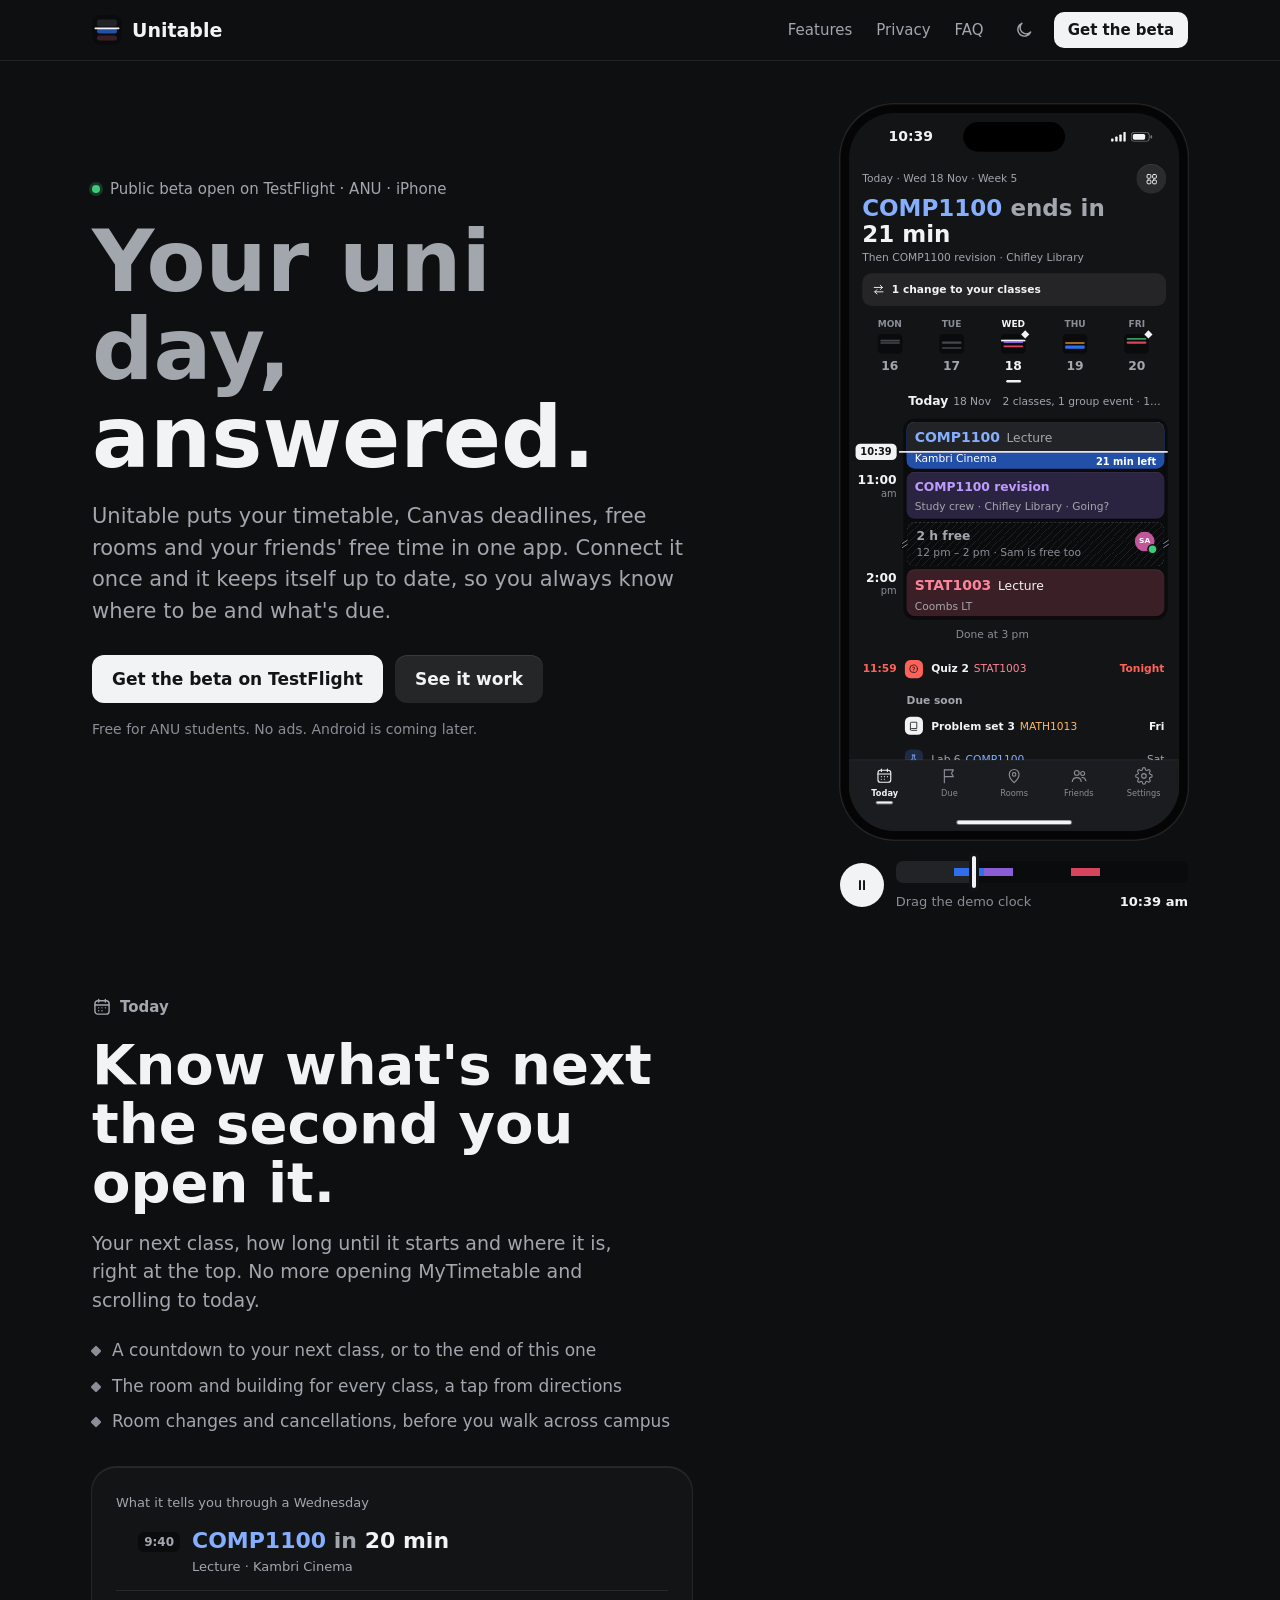
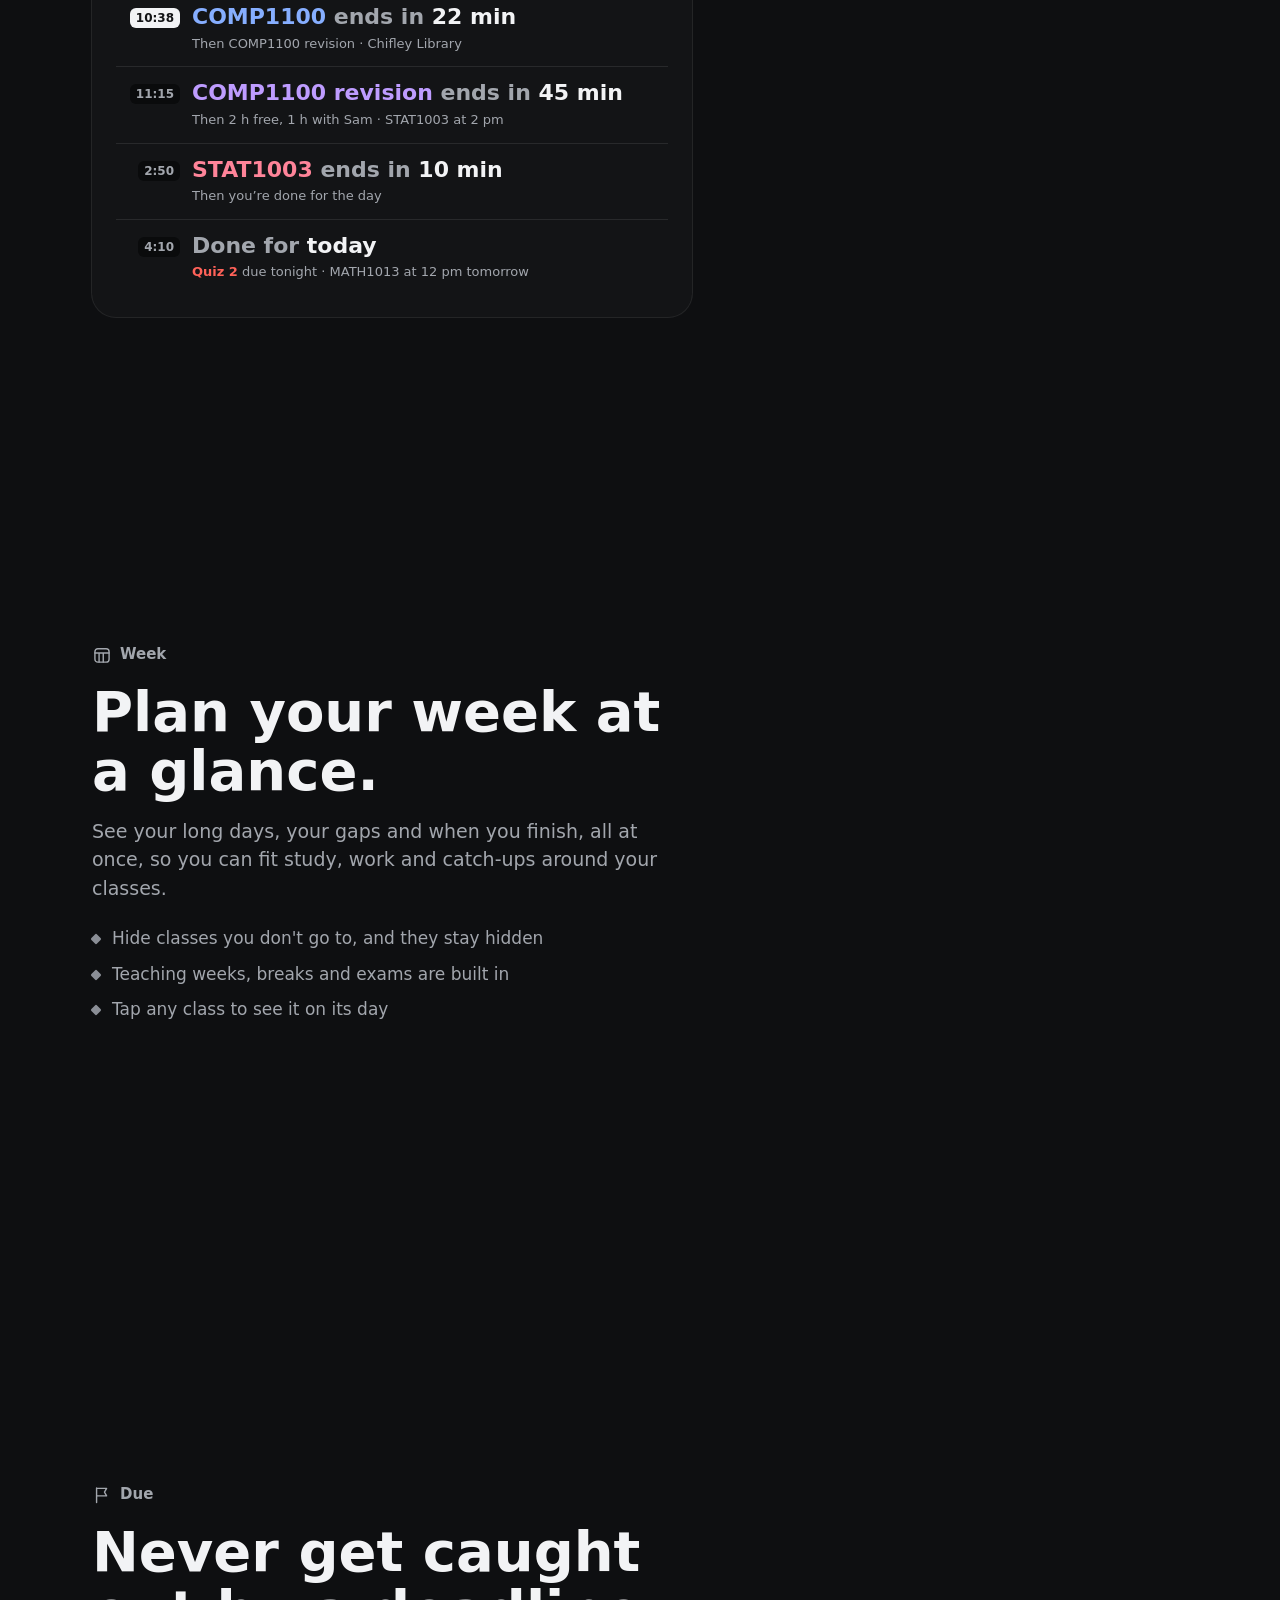
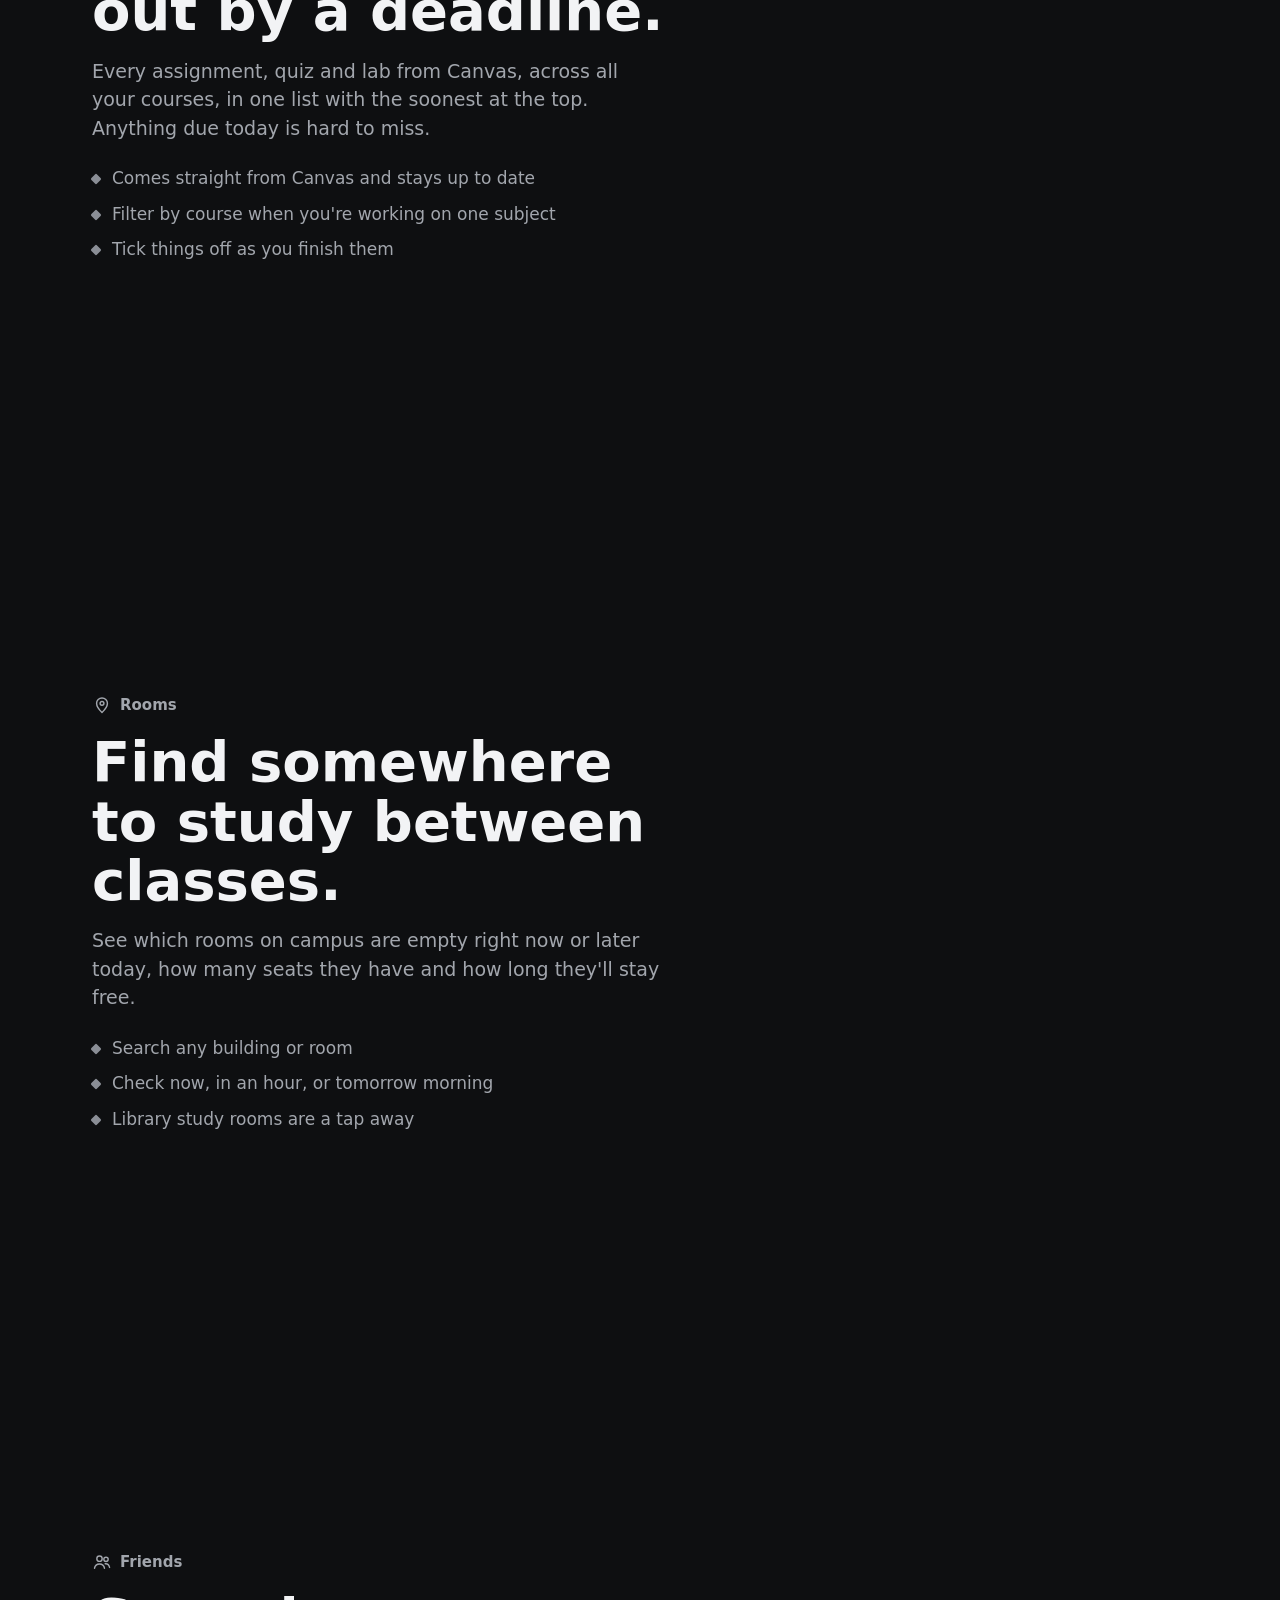
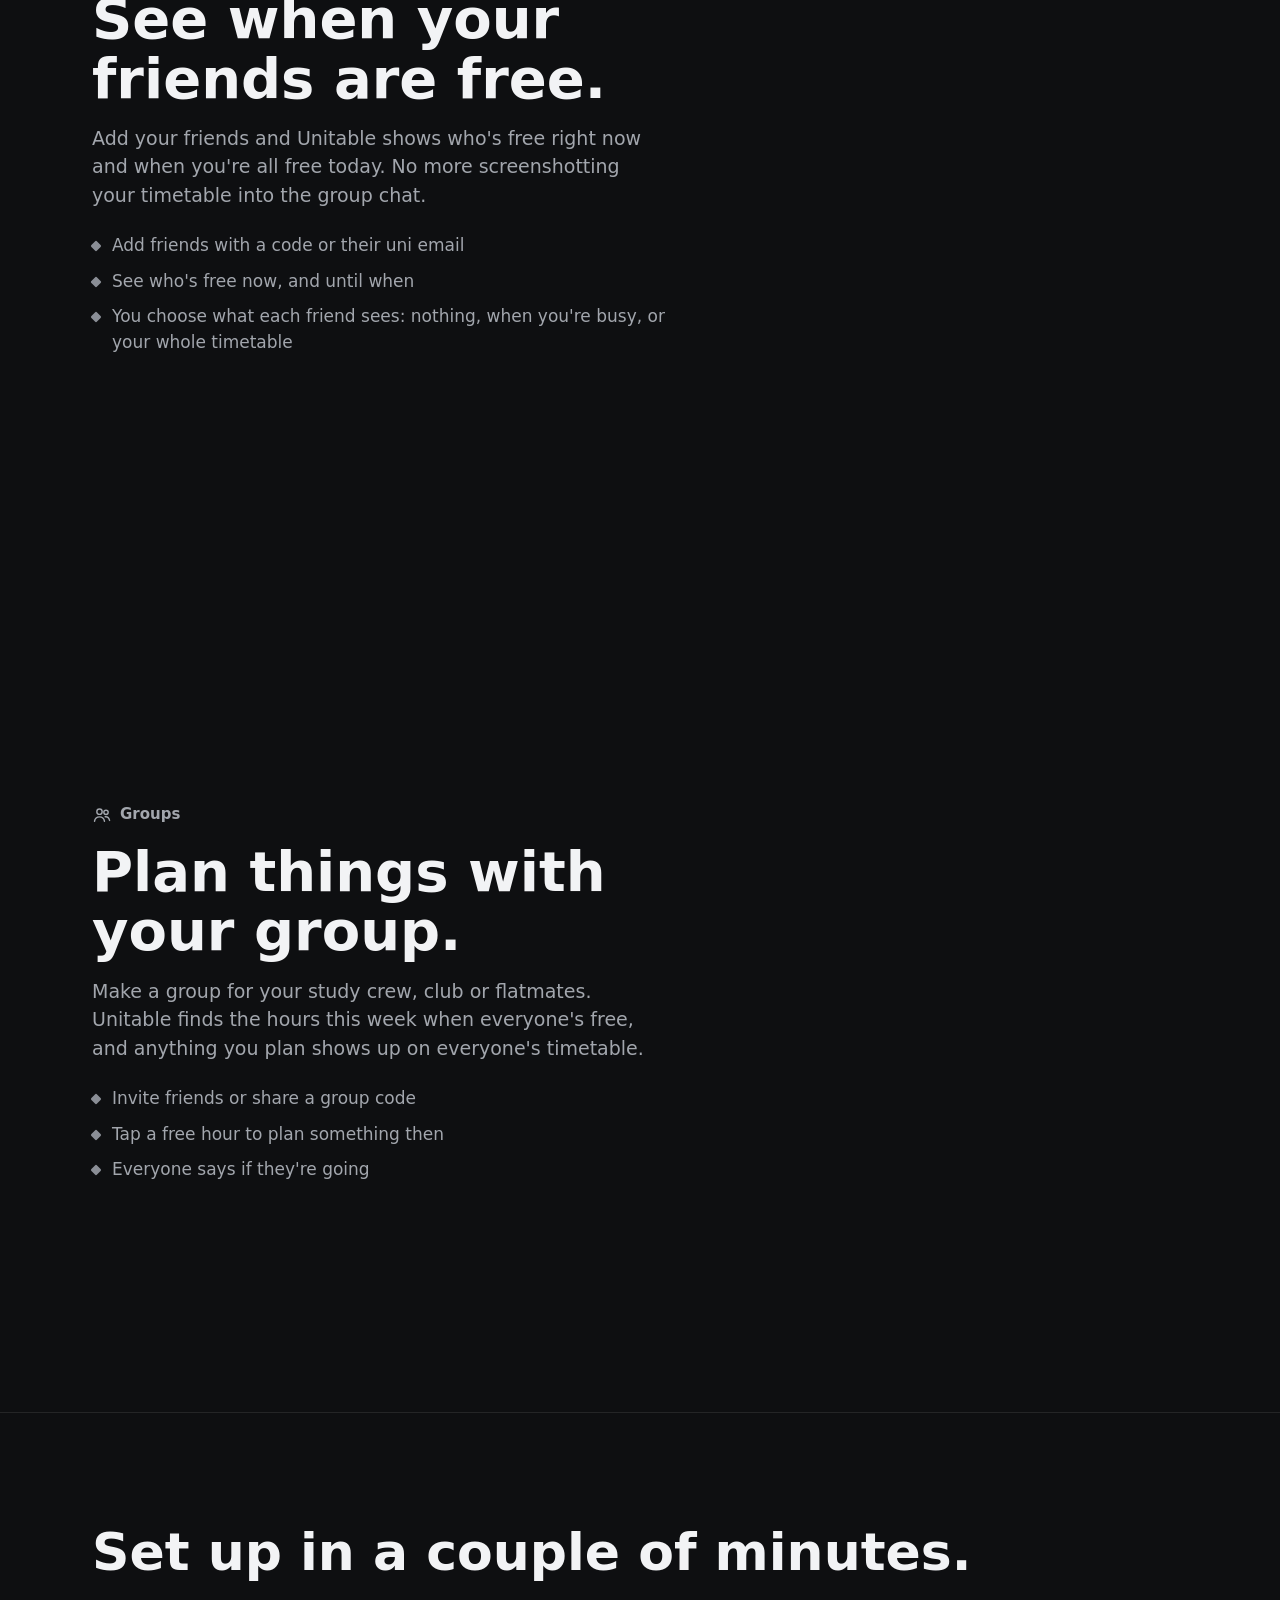
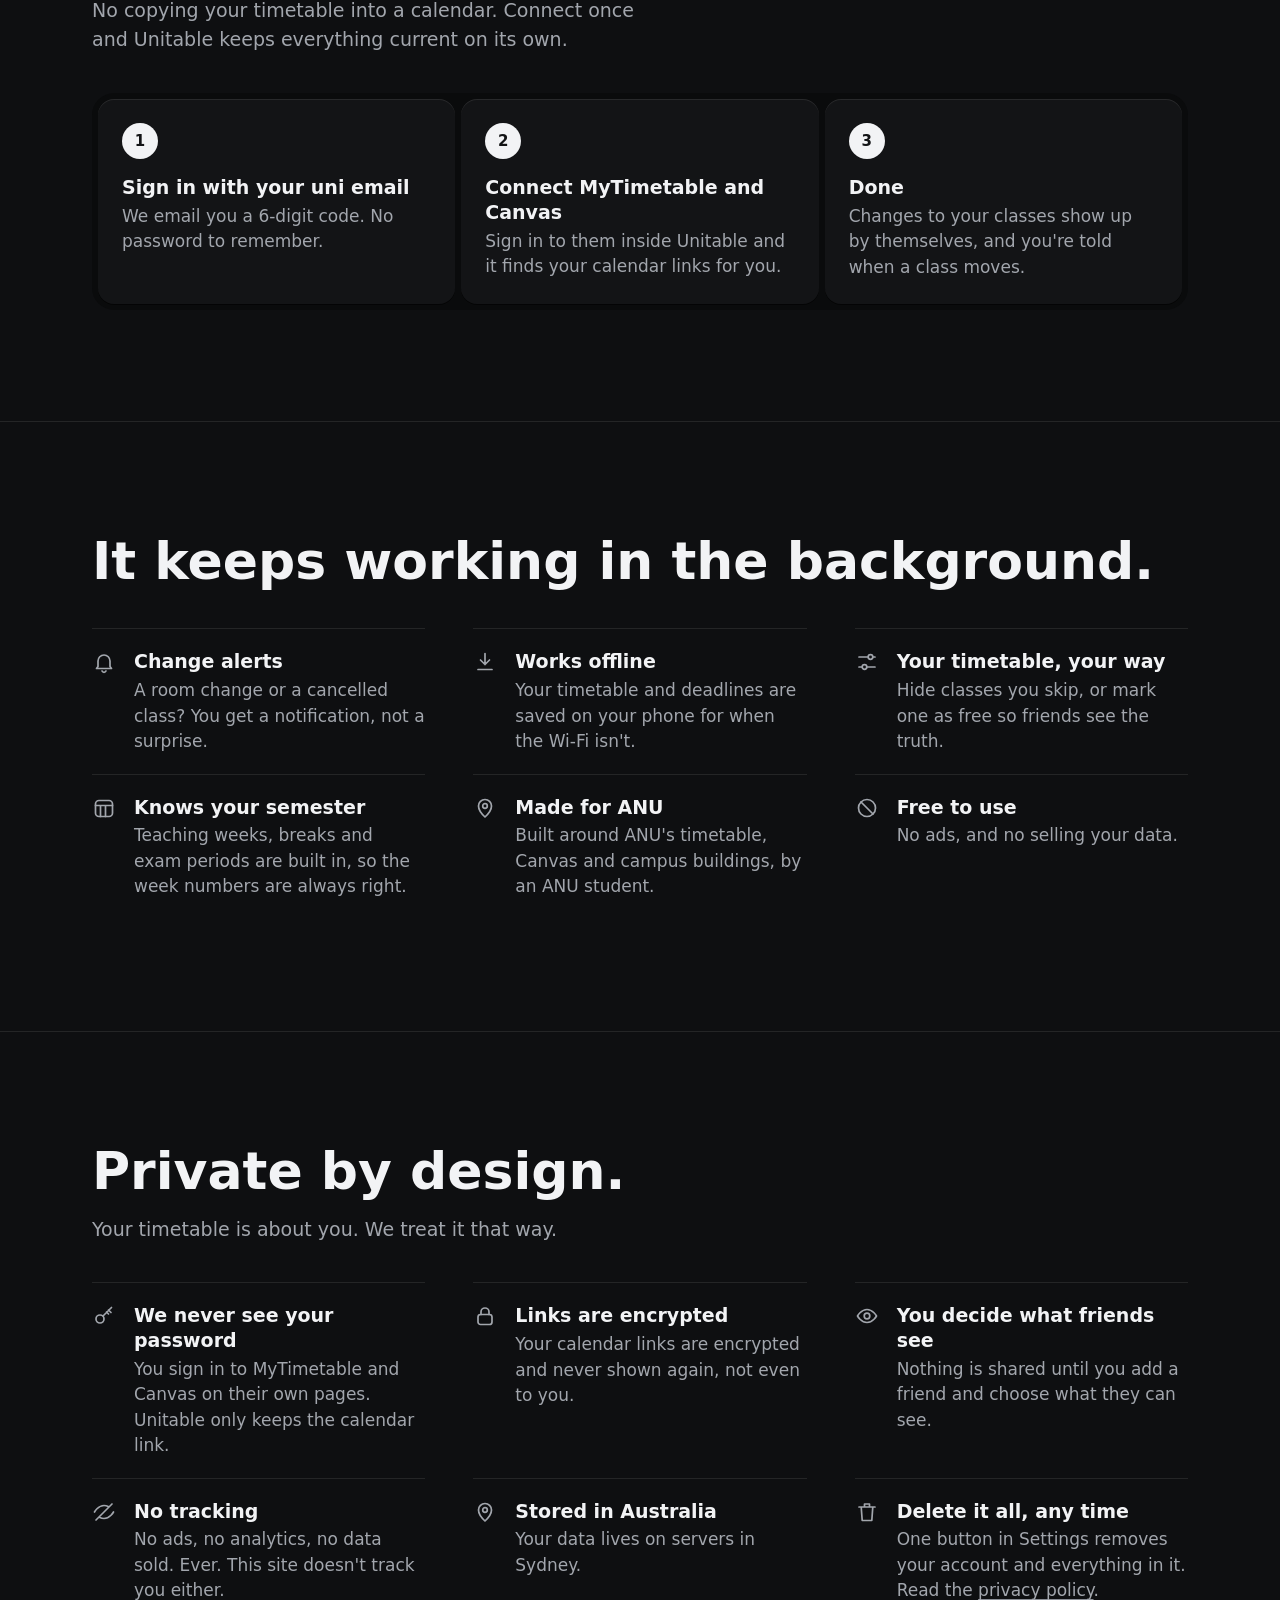
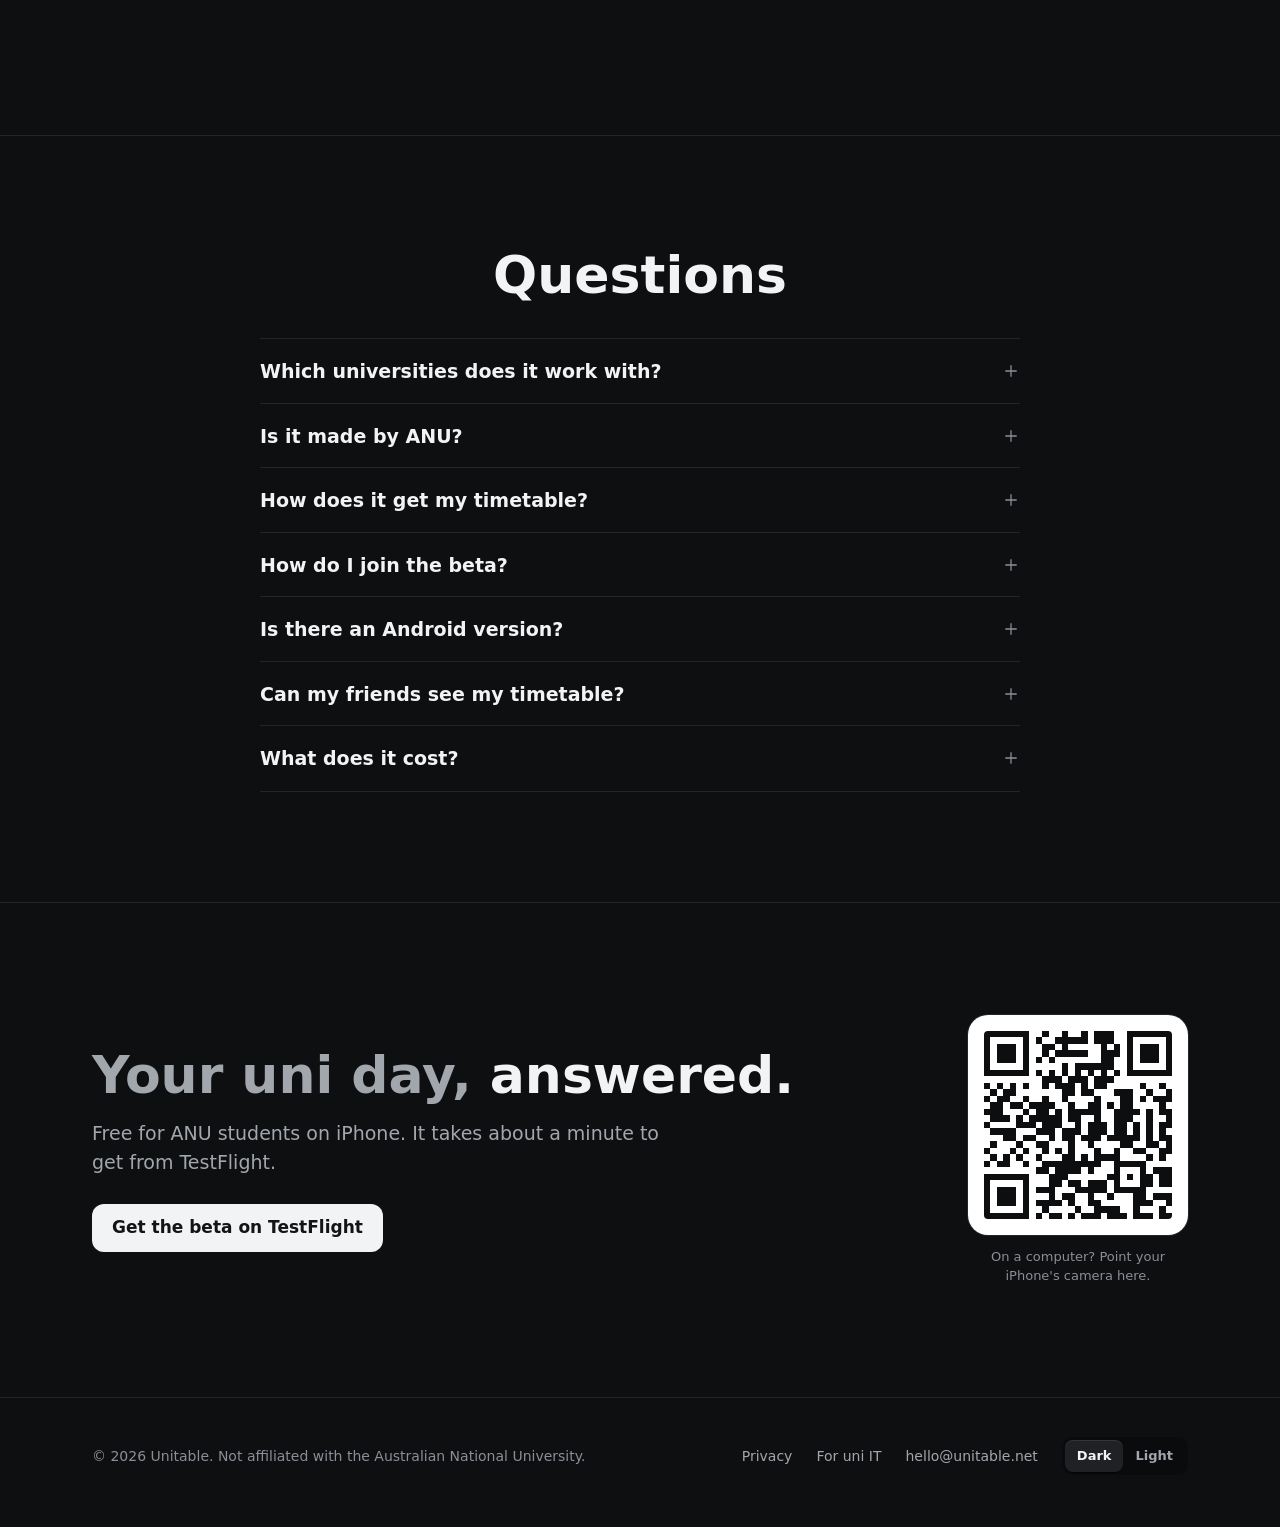
<file: index.html>
<!doctype html>
<html lang="en-AU">
<head>
<meta charset="utf-8">
<meta name="viewport" content="width=device-width, initial-scale=1, viewport-fit=cover">
<title>Unitable: your uni day, answered</title>
<meta name="description" content="Your ANU timetable, Canvas deadlines, free rooms and when your friends are free, in one app that keeps itself up to date. Free on TestFlight.">
<meta property="og:title" content="Unitable: your uni day, answered">
<meta property="og:description" content="Know where to be, what's due and who's free. Timetable, Canvas deadlines, free rooms and friends in one app for ANU students.">
<meta property="og:image" content="https://unitable.net/og.png">
<meta property="og:type" content="website">
<meta property="og:url" content="https://unitable.net/">
<meta property="og:image:alt" content="Unitable's Today screen: COMP1100 ends in 20 min, with the day as a track of classes and free time">
<meta property="og:site_name" content="Unitable">
<meta property="og:locale" content="en_AU">
<link rel="canonical" href="https://unitable.net/">
<meta name="twitter:card" content="summary_large_image">
<meta name="theme-color" content="#0e0f11">
<link rel="icon" href="/icon.svg" type="image/svg+xml">
<link rel="apple-touch-icon" href="/apple-touch-icon.png">
<script>
  // Dark is the default; light only if the visitor picked it. Runs before paint, so no flash.
  (function () {
    var d = document.documentElement;
    d.classList.add('js');
    var q = /[?&]theme=(light|dark)\b/.exec(location.search), t = q && q[1];
    try { t = t || localStorage.getItem('unitable-theme'); } catch (e) {}
    if (t === 'light') { d.dataset.theme = 'light'; document.querySelector('meta[name=theme-color]').content = '#f8f9fa'; }
  })();
</script>
<link rel="stylesheet" href="/assets/site.css?v=9a4e84e8">
<script src="/assets/theme.js?v=9a4e84e8" defer></script>
<script src="/assets/home.js?v=9a4e84e8" defer></script>
</head>
<body>
<svg width="0" height="0" style="position:absolute" aria-hidden="true">
  <symbol id="i-today" viewBox="0 0 24 24"><rect x="3.5" y="4.5" width="17" height="16" rx="3.5"/><path d="M3.5 9.5h17M8 3v3M16 3v3M8 13h.01M12 13h.01M16 13h.01M8 16.5h.01M12 16.5h.01"/></symbol>
  <symbol id="i-due" viewBox="0 0 24 24"><path d="M5.5 21V3.5M5.5 4h12l-2.5 4.5 2.5 4.5h-12"/></symbol>
  <symbol id="i-rooms" viewBox="0 0 24 24"><path d="M12 21s-6.5-6-6.5-11a6.5 6.5 0 0 1 13 0c0 5-6.5 11-6.5 11z"/><circle cx="12" cy="10" r="2.3"/></symbol>
  <symbol id="i-friends" viewBox="0 0 24 24"><circle cx="9" cy="8" r="3.2"/><path d="M3 19.5c.6-3.3 3-5.2 6-5.2s5.4 1.9 6 5.2"/><circle cx="16.8" cy="8.8" r="2.6"/><path d="M15.8 14.1c2.7-.3 4.6 1.3 5.3 4.4"/></symbol>
  <symbol id="i-settings" viewBox="0 0 24 24"><circle cx="12" cy="12" r="3"/><path d="M19.4 15a1.65 1.65 0 0 0 .33 1.82l.06.06a2 2 0 1 1-2.83 2.83l-.06-.06a1.65 1.65 0 0 0-1.82-.33 1.65 1.65 0 0 0-1 1.51V21a2 2 0 0 1-4 0v-.09A1.65 1.65 0 0 0 9 19.4a1.65 1.65 0 0 0-1.82.33l-.06.06a2 2 0 1 1-2.83-2.83l.06-.06a1.65 1.65 0 0 0 .33-1.82 1.65 1.65 0 0 0-1.51-1H3a2 2 0 0 1 0-4h.09A1.65 1.65 0 0 0 4.6 9a1.65 1.65 0 0 0-.33-1.82l-.06-.06a2 2 0 1 1 2.83-2.83l.06.06a1.65 1.65 0 0 0 1.82.33H9a1.65 1.65 0 0 0 1-1.51V3a2 2 0 0 1 4 0v.09a1.65 1.65 0 0 0 1 1.51 1.65 1.65 0 0 0 1.82-.33l.06-.06a2 2 0 1 1 2.83 2.83l-.06.06a1.65 1.65 0 0 0-.33 1.82V9a1.65 1.65 0 0 0 1.51 1H21a2 2 0 0 1 0 4h-.09a1.65 1.65 0 0 0-1.51 1z"/></symbol>
  <symbol id="i-assignment" viewBox="0 0 24 24"><path d="M6.5 3h7.5l4 4v14h-11.5z"/><path d="M13.5 3v4.5h4.5M9.5 12.5h5M9.5 16h5"/></symbol>
  <symbol id="i-quiz" viewBox="0 0 24 24"><circle cx="12" cy="12" r="8.5"/><path d="M9.7 9.6a2.4 2.4 0 0 1 4.6.9c0 1.6-2.3 1.9-2.3 3.5M12 16.8h.01"/></symbol>
  <symbol id="i-lab" viewBox="0 0 24 24"><path d="M9 3h6M10.2 3v6.2L5.3 18a2 2 0 0 0 1.8 3h9.8a2 2 0 0 0 1.8-3l-4.9-8.8V3M7.6 14.5h8.8"/></symbol>
  <symbol id="i-homework" viewBox="0 0 24 24"><path d="M5 18.5V5a2 2 0 0 1 2-2h12v14H7a2 2 0 0 0-2 2 2 2 0 0 0 2 2h12"/></symbol>
  <symbol id="i-exam" viewBox="0 0 24 24"><circle cx="12" cy="9.5" r="6"/><path d="M8.6 14.3 7.3 21l4.7-2.4 4.7 2.4-1.3-6.7M9.6 9.6l1.7 1.7 3.2-3.3"/></symbol>
  <symbol id="i-check" viewBox="0 0 24 24"><path d="M5 12.5l4.5 4.5L19 7.5"/></symbol>
  <symbol id="i-arrow" viewBox="0 0 24 24"><path d="M7 17 17 7M9 7h8v8"/></symbol>
  <symbol id="i-sun" viewBox="0 0 24 24"><circle cx="12" cy="12" r="4"/><path d="M12 2.5v2M12 19.5v2M2.5 12h2M19.5 12h2M5.3 5.3l1.4 1.4M17.3 17.3l1.4 1.4M5.3 18.7l1.4-1.4M17.3 6.7l1.4-1.4"/></symbol>
  <symbol id="i-moon" viewBox="0 0 24 24"><path d="M20 14.5A8 8 0 1 1 9.5 4a6.5 6.5 0 0 0 10.5 10.5z"/></symbol>
  <symbol id="i-play" viewBox="0 0 24 24"><path d="M8.5 5.8v12.4l9.8-6.2z" fill="currentColor"/></symbol>
  <symbol id="i-pause" viewBox="0 0 24 24"><path d="M8 5.5h2.6v13H8zM13.4 5.5H16v13h-2.6z" fill="currentColor" stroke="none"/></symbol>
  <symbol id="i-replay" viewBox="0 0 24 24"><path d="M4.5 12a7.5 7.5 0 1 0 2.2-5.3M4.5 4v4h4"/></symbol>
  <symbol id="i-search" viewBox="0 0 24 24"><circle cx="11" cy="11" r="6.5"/><path d="M16 16l4.5 4.5"/></symbol>
  <symbol id="i-chev" viewBox="0 0 24 24"><path d="M6 9l6 6 6-6"/></symbol>
  <symbol id="i-plus" viewBox="0 0 24 24"><path d="M12 5v14M5 12h14"/></symbol>
  <symbol id="i-bell" viewBox="0 0 24 24"><path d="M6 16.5V11a6 6 0 0 1 12 0v5.5l1.5 2h-15zM10 21a2.2 2.2 0 0 0 4 0"/></symbol>
  <symbol id="i-offline" viewBox="0 0 24 24"><path d="M12 3.5v11M7.5 10 12 14.5 16.5 10M5 19.5h14"/></symbol>
  <symbol id="i-sliders" viewBox="0 0 24 24"><path d="M4 7h9M18 7h2M4 17h3M12 17h8"/><circle cx="15.5" cy="7" r="2.3"/><circle cx="9.5" cy="17" r="2.3"/></symbol>
  <symbol id="i-weeks" viewBox="0 0 24 24"><rect x="3.5" y="4.5" width="17" height="16" rx="3.5"/><path d="M3.5 9.5h17M8.5 9.5v11M13.5 9.5v11"/></symbol>
  <symbol id="i-moonset" viewBox="0 0 24 24"><path d="M19 13.5A7 7 0 1 1 10.5 5a5.5 5.5 0 0 0 8.5 8.5z"/><path d="M3 21h18"/></symbol>
  <symbol id="i-gift" viewBox="0 0 24 24"><circle cx="12" cy="12" r="8.5"/><path d="M6 6l12 12"/></symbol>
  <symbol id="i-lock" viewBox="0 0 24 24"><rect x="5" y="10.5" width="14" height="10" rx="2.5"/><path d="M8 10.5V8a4 4 0 0 1 8 0v2.5"/></symbol>
  <symbol id="i-key" viewBox="0 0 24 24"><circle cx="8" cy="15" r="4"/><path d="M11 12l8.5-8.5M16.5 6l2.5 2.5M14.5 8l2 2"/></symbol>
  <symbol id="i-eye" viewBox="0 0 24 24"><path d="M2.5 12S6 5.5 12 5.5 21.5 12 21.5 12 18 18.5 12 18.5 2.5 12 2.5 12z"/><circle cx="12" cy="12" r="2.8"/></symbol>
  <symbol id="i-noeye" viewBox="0 0 24 24"><path d="M2.5 12S6 5.5 12 5.5c1.6 0 3 .4 4.2 1M21.5 12S18 18.5 12 18.5c-1.6 0-3-.4-4.2-1M4 20 20 4"/></symbol>
  <symbol id="i-pinau" viewBox="0 0 24 24"><path d="M12 21s-6.5-6-6.5-11a6.5 6.5 0 0 1 13 0c0 5-6.5 11-6.5 11z"/><circle cx="12" cy="10" r="2.3"/></symbol>
  <symbol id="i-back" viewBox="0 0 24 24"><path d="M9 14 4.5 9.5 9 5M4.5 9.5H15a5 5 0 0 1 0 10h-3"/></symbol>
  <symbol id="i-grid" viewBox="0 0 24 24"><rect x="4" y="4" width="6.5" height="6.5" rx="1.8"/><rect x="13.5" y="4" width="6.5" height="6.5" rx="1.8"/><rect x="4" y="13.5" width="6.5" height="6.5" rx="1.8"/><rect x="13.5" y="13.5" width="6.5" height="6.5" rx="1.8"/></symbol>
  <symbol id="i-list" viewBox="0 0 24 24"><path d="M9 6.5h11M9 12h11M9 17.5h11M4.5 6.5h.01M4.5 12h.01M4.5 17.5h.01"/></symbol>
  <symbol id="i-swap" viewBox="0 0 24 24"><path d="M4 8h15M15 4l4 4-4 4M20 16H5M9 12l-4 4 4 4"/></symbol>
  <symbol id="i-nav" viewBox="0 0 24 24"><path d="M20 4 4 11l7 2 2 7z" fill="currentColor"/></symbol>
  <symbol id="i-book" viewBox="0 0 24 24"><path d="M12 6.5C10.3 5 7.8 4.5 4 4.5v13c3.8 0 6.3.5 8 2 1.7-1.5 4.2-2 8-2v-13c-3.8 0-6.3.5-8 2zM12 6.5v13"/></symbol>
  <symbol id="i-sort" viewBox="0 0 24 24"><path d="M8 19V5M4.5 8.5 8 5l3.5 3.5M16 5v14M12.5 15.5 16 19l3.5-3.5"/></symbol>
  <symbol id="i-chevr" viewBox="0 0 24 24"><path d="M9.5 6l6 6-6 6"/></symbol>
  <symbol id="i-addfriend" viewBox="0 0 24 24"><circle cx="13" cy="8" r="3.3"/><path d="M7 19.5c.6-3.4 3-5.3 6-5.3s5.4 1.9 6 5.3M3 14h5M5.5 11.5v5"/></symbol>
  <symbol id="i-trash" viewBox="0 0 24 24"><path d="M4 7h16M9.5 7V4h5v3M6.2 7l1 13.5h9.6l1-13.5"/></symbol>
</svg>

<a class="skip" href="#main">Skip to content</a>

<header class="nav">
  <div class="wrap">
    <a class="brand" href="/" aria-label="Unitable home">
      <svg viewBox="0 0 30 30" aria-hidden="true"><rect width="30" height="30" rx="8" fill="var(--track)"/><rect x="5" y="4.5" width="20" height="7" rx="2.5" fill="var(--spent)"/><rect x="5" y="13.5" width="20" height="5" rx="2.5" fill="var(--h0-solid)"/><rect x="5" y="20.5" width="20" height="5" rx="2.5" fill="var(--h3-fill)"/><rect x="2.5" y="12.4" width="25" height="1.8" rx=".9" fill="var(--ink)"/></svg>
      Unitable
    </a>
    <nav class="links" aria-label="Sections">
      <a href="#features">Features</a>
      <a href="#privacy">Privacy</a>
      <a href="#faq">FAQ</a>
    </nav>
    <button class="theme-btn" type="button" data-theme-toggle aria-label="Use light appearance">
      <svg class="icon moon"><use href="#i-moon"/></svg>
      <svg class="icon sun"><use href="#i-sun"/></svg>
    </button>
    <a class="btn small" href="https://testflight.apple.com/join/YDuWd1f5">Get the beta</a>
  </div>
</header>

<main id="main">

<section class="tour" aria-labelledby="hero-title">
  <div class="wrap tour-grid">
    <div class="tour-copy">
      <header class="chapter hero-copy" data-page="today">
        <div class="eyebrow rise" style="--i:0"><span class="live-dot" aria-hidden="true"></span>Public beta open on TestFlight · ANU · iPhone</div>
        <h1 id="hero-title" class="rise" style="--i:1"><span class="dim">Your uni day,</span><br>answered.</h1>
        <p class="lead rise" style="--i:2">Unitable puts your timetable, Canvas deadlines, free rooms and your friends' free time in one app. Connect it once and it keeps itself up to date, so you always know where to be and what's due.</p>
        <div class="cta rise" style="--i:3">
          <a class="btn" href="https://testflight.apple.com/join/YDuWd1f5">Get the beta on TestFlight</a>
          <a class="ghost big" href="#today">See it work</a>
        </div>
        <p class="note rise" style="--i:4">Free for ANU students. No ads. Android is coming later.</p>
      </header>

      <div id="features"></div>

      <article class="chapter" id="today" data-page="today" aria-labelledby="today-title">
        <div class="kicker"><svg class="icon"><use href="#i-today"/></svg>Today</div>
        <h2 id="today-title">Know what's next the second you open it.</h2>
        <p class="sub">Your next class, how long until it starts and where it is, right at the top. No more opening MyTimetable and scrolling to today.</p>
        <ul class="points">
          <li>A countdown to your next class, or to the end of this one</li>
          <li>The room and building for every class, a tap from directions</li>
          <li>Room changes and cancellations, before you walk across campus</li>
        </ul>
        <div class="panel moments-panel">
          <div class="eyeline">What it tells you through a Wednesday</div>
          <ul class="moments" data-moments></ul>
        </div>
      </article>

      <article class="chapter" id="week" data-page="week" aria-labelledby="week-title">
        <div class="kicker"><svg class="icon"><use href="#i-weeks"/></svg>Week</div>
        <h2 id="week-title">Plan your week at a glance.</h2>
        <p class="sub">See your long days, your gaps and when you finish, all at once, so you can fit study, work and catch-ups around your classes.</p>
        <ul class="points">
          <li>Hide classes you don't go to, and they stay hidden</li>
          <li>Teaching weeks, breaks and exams are built in</li>
          <li>Tap any class to see it on its day</li>
        </ul>
        <div class="demo" data-demo="week">
          <div class="panel">
            <div class="head-row">
              <div><div class="eyeline">16 Nov – 20 Nov</div><div class="screen-title">This week</div></div>
              <div class="head-btns"><button type="button" class="cbtn" data-to-day aria-label="Show the day"><svg class="icon"><use href="#i-list"/></svg></button></div>
            </div>
            <div class="week" data-week></div>
          </div>
        </div>
      </article>

      <article class="chapter" id="due" data-page="due" aria-labelledby="due-title">
        <div class="kicker"><svg class="icon"><use href="#i-due"/></svg>Due</div>
        <h2 id="due-title">Never get caught out by a deadline.</h2>
        <p class="sub">Every assignment, quiz and lab from Canvas, across all your courses, in one list with the soonest at the top. Anything due today is hard to miss.</p>
        <ul class="points">
          <li>Comes straight from Canvas and stays up to date</li>
          <li>Filter by course when you're working on one subject</li>
          <li>Tick things off as you finish them</li>
        </ul>
        <div class="demo" data-demo="due">
          <div class="panel" data-due>
            <div class="eyeline">Due</div>
            <div class="answer" data-due-answer></div>
            <div class="answer-sub" data-due-sub></div>
            <div class="due-hero" data-due-hero></div>
            <div class="runway" data-runway aria-hidden="true"></div>
            <div class="seg scroll" data-due-chips role="radiogroup" aria-label="Filter by course"></div>
            <div data-due-lists></div>
          </div>
        </div>
      </article>

      <article class="chapter" id="rooms" data-page="rooms" aria-labelledby="rooms-title">
        <div class="kicker"><svg class="icon"><use href="#i-rooms"/></svg>Rooms</div>
        <h2 id="rooms-title">Find somewhere to study between classes.</h2>
        <p class="sub">See which rooms on campus are empty right now or later today, how many seats they have and how long they'll stay free.</p>
        <ul class="points">
          <li>Search any building or room</li>
          <li>Check now, in an hour, or tomorrow morning</li>
          <li>Library study rooms are a tap away</li>
        </ul>
        <div class="demo" data-demo="rooms">
          <div class="panel" data-rooms>
            <div class="eyeline">Rooms</div>
            <div class="answer" data-rooms-answer></div>
            <div class="answer-sub" data-rooms-sub></div>
            <label class="search"><span class="sr">Search rooms or buildings</span><input type="search" placeholder="Search rooms or buildings" data-rooms-q autocomplete="off"></label>
            <div class="seg scroll" data-rooms-when role="radiogroup" aria-label="When"></div>
            <div class="row-card"><svg class="icon"><use href="#i-book"/></svg><div><div class="tt">Book a study room</div><div class="ss">Chifley, Hancock, Menzies, Law libraries</div></div><svg class="icon chev-r"><use href="#i-chevr"/></svg></div>
            <div class="title-row"><h3 class="screen-h" data-rooms-title>Free now</h3><button type="button" class="ghost" data-rooms-sort><svg class="icon"><use href="#i-sort"/></svg><span>Most free</span></button></div>
            <div class="cards" data-rooms-list></div>
          </div>
        </div>
      </article>

      <article class="chapter" id="friends" data-page="friends" aria-labelledby="friends-title">
        <div class="kicker"><svg class="icon"><use href="#i-friends"/></svg>Friends</div>
        <h2 id="friends-title">See when your friends are free.</h2>
        <p class="sub">Add your friends and Unitable shows who's free right now and when you're all free today. No more screenshotting your timetable into the group chat.</p>
        <ul class="points">
          <li>Add friends with a code or their uni email</li>
          <li>See who's free now, and until when</li>
          <li>You choose what each friend sees: nothing, when you're busy, or your whole timetable</li>
        </ul>
        <div class="demo" data-demo="friends">
          <div class="panel" data-friends>
            <div class="head-row">
              <div class="eyeline">Friends</div>
              <button type="button" class="ghost" data-add-friend aria-expanded="false"><svg class="icon"><use href="#i-addfriend"/></svg><span>Add a friend</span></button>
            </div>
            <div class="code-reveal" data-code-reveal hidden>Share your code <b>K7Q·2MX</b> or send a link from the app.</div>
            <div class="answer" data-fr-answer></div>
            <div class="answer-sub" data-fr-sub></div>
            <h3 class="screen-h">Today, together</h3>
            <div class="fr-axis" data-fr-axis aria-hidden="true"></div>
            <div class="fr-key" aria-hidden="true"><span><i class="dots"><b style="background:var(--free)"></b><b style="background:#c2569a"></b><b style="background:#1e9aae"></b></i>Free</span><span><i class="pill"></i>Busy</span><span><i class="hatchk"></i>Everyone free</span></div>
            <h3 class="screen-h">Friends</h3>
            <div class="group" data-fr-list></div>
            <h3 class="screen-h">Groups</h3>
            <div class="group" data-groups-list></div>
            <h3 class="screen-h">What Sam sees</h3>
            <div class="seg" data-seen-seg role="radiogroup" aria-label="What Sam can see"></div>
            <div class="group seen-list" data-seen data-v="busy" aria-live="polite"></div>
            <h3 class="screen-h">Who’s in your classes</h3>
            <div class="row-card switch-row"><span id="classmates-l">Show me to classmates</span><button type="button" class="switch" role="switch" aria-checked="true" aria-labelledby="classmates-l" data-classmates></button></div>
            <p class="fine-note" data-classmates-note>When on, other students who also turned this on can see you're in the same class. Everyone else only sees a count.</p>
          </div>
        </div>
      </article>

      <article class="chapter" id="groups" data-page="group" aria-labelledby="groups-title">
        <div class="kicker"><svg class="icon"><use href="#i-friends"/></svg>Groups</div>
        <h2 id="groups-title">Plan things with your group.</h2>
        <p class="sub">Make a group for your study crew, club or flatmates. Unitable finds the hours this week when everyone's free, and anything you plan shows up on everyone's timetable.</p>
        <ul class="points">
          <li>Invite friends or share a group code</li>
          <li>Tap a free hour to plan something then</li>
          <li>Everyone says if they're going</li>
        </ul>
        <div class="demo" data-demo="group">
          <div class="panel" data-group-page></div>
        </div>
      </article>
    </div>

    <div class="tour-phone rise" style="--i:3">
      <div class="phone-fit" data-phone-fit>
        <div class="phone">
          <div class="screen" id="today-demo" aria-label="Interactive demo of the Unitable app" role="region">
            <div class="status" aria-hidden="true">
              <span class="tab-num" data-status-time>10:38</span>
              <span class="island"></span>
              <span class="bars">
                <svg viewBox="0 0 18 12"><rect x="0" y="8" width="3" height="4" rx="1"/><rect x="5" y="5.5" width="3" height="6.5" rx="1"/><rect x="10" y="3" width="3" height="9" rx="1"/><rect x="15" y="0" width="3" height="12" rx="1"/></svg>
                <svg viewBox="0 0 27 12"><rect x=".5" y=".5" width="22" height="11" rx="3.5" fill="none" stroke="currentColor" opacity=".45"/><rect x="2.5" y="2.5" width="15" height="7" rx="2"/><rect x="24" y="4" width="2" height="4" rx="1" opacity=".45"/></svg>
              </span>
            </div>
            <div class="pages">
              <div class="page on" data-page="today">
                <div class="app">
                  <div class="app-head">
                    <div class="head-row">
                      <div class="dateline" data-dateline>Today · Wed 18 Nov · Week 5</div>
                      <div class="head-btns">
                        <button type="button" class="cbtn glow" data-home aria-label="Back to today" hidden><svg class="icon"><use href="#i-back"/></svg></button>
                        <button type="button" class="cbtn" data-to-week aria-label="Show the week"><svg class="icon"><use href="#i-grid"/></svg></button>
                      </div>
                    </div>
                    <div class="answer" data-answer><span class="c h0">COMP1100</span> <span class="d">ends in</span> 22 min</div>
                    <div class="answer-sub" data-answer-sub>Then 3 h free, 2 h with Sam · STAT1003 at 2 pm</div>
                  </div>
                  <div class="notice-card"><svg class="icon"><use href="#i-swap"/></svg><span>1 change to your classes</span></div>
                  <div class="ruler" data-ruler role="group" aria-label="Days this week"></div>
                  <div class="day-wrap" data-day></div>
                  <div class="stakes" data-stakes></div>
                </div>
              </div>
              <div class="page" data-page="week" hidden></div>
              <div class="page" data-page="due" hidden></div>
              <div class="page" data-page="rooms" hidden></div>
              <div class="page" data-page="friends" hidden></div>
              <div class="page" data-page="group" hidden></div>
            </div>
            <nav class="tabbar" aria-label="App tabs">
              <a href="#today" data-tab="today" aria-current="page"><svg class="icon"><use href="#i-today"/></svg>Today</a>
              <a href="#due" data-tab="due"><svg class="icon"><use href="#i-due"/></svg>Due</a>
              <a href="#rooms" data-tab="rooms"><svg class="icon"><use href="#i-rooms"/></svg>Rooms</a>
              <a href="#friends" data-tab="friends"><svg class="icon"><use href="#i-friends"/></svg>Friends</a>
              <a href="#privacy" data-tab="settings"><svg class="icon"><use href="#i-settings"/></svg>Settings</a>
              <span class="tab-mark" aria-hidden="true"></span>
            </nav>
            <noscript><p style="padding:16px;color:var(--ink2)">This demo needs JavaScript. The rest of the page works without it.</p></noscript>
          </div>
        </div>
      </div>
      <div class="clock" data-clock>
        <button class="inkcircle" type="button" data-play aria-label="Pause the demo clock"><svg class="icon"><use href="#i-pause"/></svg></button>
        <input class="range" type="range" min="480" max="1080" step="1" value="638" data-scrub aria-label="Demo time on Wednesday">
        <div class="read"><span>Drag the demo clock</span><b data-clock-read>10:38 am</b></div>
      </div>
    </div>
  </div>
</section>

<section class="section" aria-labelledby="start-title">
  <div class="wrap">
    <h2 id="start-title">Set up in a couple of minutes.</h2>
    <p class="sub">No copying your timetable into a calendar. Connect once and Unitable keeps everything current on its own.</p>
    <ol class="steps">
      <li><h3>Sign in with your uni email</h3><p>We email you a 6-digit code. No password to remember.</p></li>
      <li><h3>Connect MyTimetable and Canvas</h3><p>Sign in to them inside Unitable and it finds your calendar links for you.</p></li>
      <li><h3>Done</h3><p>Changes to your classes show up by themselves, and you're told when a class moves.</p></li>
    </ol>
  </div>
</section>

<section class="section" aria-labelledby="little-title">
  <div class="wrap">
    <h2 id="little-title">It keeps working in the background.</h2>
    <div class="facts">
      <div><svg class="icon"><use href="#i-bell"/></svg><h3>Change alerts</h3><p>A room change or a cancelled class? You get a notification, not a surprise.</p></div>
      <div><svg class="icon"><use href="#i-offline"/></svg><h3>Works offline</h3><p>Your timetable and deadlines are saved on your phone for when the Wi-Fi isn't.</p></div>
      <div><svg class="icon"><use href="#i-sliders"/></svg><h3>Your timetable, your way</h3><p>Hide classes you skip, or mark one as free so friends see the truth.</p></div>
      <div><svg class="icon"><use href="#i-weeks"/></svg><h3>Knows your semester</h3><p>Teaching weeks, breaks and exam periods are built in, so the week numbers are always right.</p></div>
      <div><svg class="icon"><use href="#i-rooms"/></svg><h3>Made for ANU</h3><p>Built around ANU's timetable, Canvas and campus buildings, by an ANU student.</p></div>
      <div><svg class="icon"><use href="#i-gift"/></svg><h3>Free to use</h3><p>No ads, and no selling your data.</p></div>
    </div>
  </div>
</section>

<section class="section" id="privacy" aria-labelledby="privacy-title">
  <div class="wrap">
    <h2 id="privacy-title">Private by design.</h2>
    <p class="sub">Your timetable is about you. We treat it that way.</p>
    <div class="facts">
      <div><svg class="icon"><use href="#i-key"/></svg><h3>We never see your password</h3><p>You sign in to MyTimetable and Canvas on their own pages. Unitable only keeps the calendar link.</p></div>
      <div><svg class="icon"><use href="#i-lock"/></svg><h3>Links are encrypted</h3><p>Your calendar links are encrypted and never shown again, not even to you.</p></div>
      <div><svg class="icon"><use href="#i-eye"/></svg><h3>You decide what friends see</h3><p>Nothing is shared until you add a friend and choose what they can see.</p></div>
      <div><svg class="icon"><use href="#i-noeye"/></svg><h3>No tracking</h3><p>No ads, no analytics, no data sold. Ever. This site doesn't track you either.</p></div>
      <div><svg class="icon"><use href="#i-pinau"/></svg><h3>Stored in Australia</h3><p>Your data lives on servers in Sydney.</p></div>
      <div><svg class="icon"><use href="#i-trash"/></svg><h3>Delete it all, any time</h3><p>One button in Settings removes your account and everything in it. Read the <a href="/privacy/">privacy policy</a>.</p></div>
    </div>
  </div>
</section>

<section class="section" id="faq" aria-labelledby="faq-title">
  <div class="wrap">
    <h2 id="faq-title" class="center">Questions</h2>
    <div class="faq">
      <details><summary>Which universities does it work with?<svg class="icon" aria-hidden="true"><use href="#i-plus"/></svg></summary><p>ANU for now. Unitable is built so other universities can be added, so tell us if you'd like yours next.</p></details>
      <details><summary>Is it made by ANU?<svg class="icon" aria-hidden="true"><use href="#i-plus"/></svg></summary><p>No. Unitable is an independent app made by an ANU student. It isn't affiliated with or endorsed by the Australian National University.</p></details>
      <details><summary>How does it get my timetable?<svg class="icon" aria-hidden="true"><use href="#i-plus"/></svg></summary><p>MyTimetable and Canvas both give every student a private calendar link. You sign in once inside Unitable, it finds those links, and it checks them for changes from then on.</p></details>
      <details><summary>How do I join the beta?<svg class="icon" aria-hidden="true"><use href="#i-plus"/></svg></summary><p>Unitable is on TestFlight, Apple's app for trying apps before they're on the App Store. Tap "Get the beta on TestFlight" on your iPhone. If you don't have TestFlight yet, the App Store will offer it first; then install Unitable from it.</p></details>
      <details><summary>Is there an Android version?<svg class="icon" aria-hidden="true"><use href="#i-plus"/></svg></summary><p>It's coming. The beta is iPhone first.</p></details>
      <details><summary>Can my friends see my timetable?<svg class="icon" aria-hidden="true"><use href="#i-plus"/></svg></summary><p>Only if you let them. When you add a friend you choose what they see: nothing, just when you're busy, or your whole timetable, and you can change it any time. Joining a group shares when you're free and busy with the people in it.</p></details>
      <details><summary>What does it cost?<svg class="icon" aria-hidden="true"><use href="#i-plus"/></svg></summary><p>Unitable is free. The one paid extra is an optional calendar link, $2.99 a year, if you also want your classes in your phone's calendar app.</p></details>
    </div>
  </div>
</section>

<section class="section closing" aria-labelledby="closing-title">
  <div class="wrap closing-grid">
    <div>
      <h2 id="closing-title"><span class="dim">Your uni day,</span> answered.</h2>
      <p class="sub">Free for ANU students on iPhone. It takes about a minute to get from TestFlight.</p>
      <div class="cta">
        <a class="btn" href="https://testflight.apple.com/join/YDuWd1f5">Get the beta on TestFlight</a>
      </div>
    </div>
    <div class="qr-card" aria-label="Scan to open the beta on your iPhone">
      <svg class="qr" viewBox="0 0 29 29" role="img" aria-label="QR code for the Unitable TestFlight link" shape-rendering="crispEdges"><path fill="currentColor" d="M0 0h1v1h-1zM1 0h1v1h-1zM2 0h1v1h-1zM3 0h1v1h-1zM4 0h1v1h-1zM5 0h1v1h-1zM6 0h1v1h-1zM9 0h1v1h-1zM12 0h1v1h-1zM15 0h1v1h-1zM17 0h1v1h-1zM18 0h1v1h-1zM19 0h1v1h-1zM22 0h1v1h-1zM23 0h1v1h-1zM24 0h1v1h-1zM25 0h1v1h-1zM26 0h1v1h-1zM27 0h1v1h-1zM28 0h1v1h-1zM0 1h1v1h-1zM6 1h1v1h-1zM8 1h1v1h-1zM11 1h1v1h-1zM12 1h1v1h-1zM13 1h1v1h-1zM14 1h1v1h-1zM15 1h1v1h-1zM17 1h1v1h-1zM18 1h1v1h-1zM19 1h1v1h-1zM22 1h1v1h-1zM28 1h1v1h-1zM0 2h1v1h-1zM2 2h1v1h-1zM3 2h1v1h-1zM4 2h1v1h-1zM6 2h1v1h-1zM9 2h1v1h-1zM10 2h1v1h-1zM12 2h1v1h-1zM18 2h1v1h-1zM20 2h1v1h-1zM22 2h1v1h-1zM24 2h1v1h-1zM25 2h1v1h-1zM26 2h1v1h-1zM28 2h1v1h-1zM0 3h1v1h-1zM2 3h1v1h-1zM3 3h1v1h-1zM4 3h1v1h-1zM6 3h1v1h-1zM9 3h1v1h-1zM11 3h1v1h-1zM12 3h1v1h-1zM13 3h1v1h-1zM14 3h1v1h-1zM15 3h1v1h-1zM18 3h1v1h-1zM19 3h1v1h-1zM20 3h1v1h-1zM22 3h1v1h-1zM24 3h1v1h-1zM25 3h1v1h-1zM26 3h1v1h-1zM28 3h1v1h-1zM0 4h1v1h-1zM2 4h1v1h-1zM3 4h1v1h-1zM4 4h1v1h-1zM6 4h1v1h-1zM8 4h1v1h-1zM10 4h1v1h-1zM18 4h1v1h-1zM19 4h1v1h-1zM22 4h1v1h-1zM24 4h1v1h-1zM25 4h1v1h-1zM26 4h1v1h-1zM28 4h1v1h-1zM0 5h1v1h-1zM6 5h1v1h-1zM12 5h1v1h-1zM14 5h1v1h-1zM15 5h1v1h-1zM16 5h1v1h-1zM17 5h1v1h-1zM18 5h1v1h-1zM19 5h1v1h-1zM22 5h1v1h-1zM28 5h1v1h-1zM0 6h1v1h-1zM1 6h1v1h-1zM2 6h1v1h-1zM3 6h1v1h-1zM4 6h1v1h-1zM5 6h1v1h-1zM6 6h1v1h-1zM8 6h1v1h-1zM10 6h1v1h-1zM12 6h1v1h-1zM14 6h1v1h-1zM16 6h1v1h-1zM18 6h1v1h-1zM20 6h1v1h-1zM22 6h1v1h-1zM23 6h1v1h-1zM24 6h1v1h-1zM25 6h1v1h-1zM26 6h1v1h-1zM27 6h1v1h-1zM28 6h1v1h-1zM9 7h1v1h-1zM10 7h1v1h-1zM11 7h1v1h-1zM13 7h1v1h-1zM14 7h1v1h-1zM15 7h1v1h-1zM17 7h1v1h-1zM18 7h1v1h-1zM19 7h1v1h-1zM0 8h1v1h-1zM2 8h1v1h-1zM4 8h1v1h-1zM6 8h1v1h-1zM9 8h1v1h-1zM11 8h1v1h-1zM12 8h1v1h-1zM13 8h1v1h-1zM15 8h1v1h-1zM17 8h1v1h-1zM18 8h1v1h-1zM24 8h1v1h-1zM27 8h1v1h-1zM1 9h1v1h-1zM3 9h1v1h-1zM4 9h1v1h-1zM12 9h1v1h-1zM13 9h1v1h-1zM15 9h1v1h-1zM16 9h1v1h-1zM20 9h1v1h-1zM21 9h1v1h-1zM22 9h1v1h-1zM25 9h1v1h-1zM28 9h1v1h-1zM0 10h1v1h-1zM2 10h1v1h-1zM3 10h1v1h-1zM6 10h1v1h-1zM9 10h1v1h-1zM12 10h1v1h-1zM17 10h1v1h-1zM21 10h1v1h-1zM22 10h1v1h-1zM24 10h1v1h-1zM26 10h1v1h-1zM27 10h1v1h-1zM28 10h1v1h-1zM1 11h1v1h-1zM2 11h1v1h-1zM4 11h1v1h-1zM5 11h1v1h-1zM7 11h1v1h-1zM8 11h1v1h-1zM9 11h1v1h-1zM10 11h1v1h-1zM13 11h1v1h-1zM16 11h1v1h-1zM17 11h1v1h-1zM19 11h1v1h-1zM21 11h1v1h-1zM22 11h1v1h-1zM27 11h1v1h-1zM0 12h1v1h-1zM1 12h1v1h-1zM2 12h1v1h-1zM6 12h1v1h-1zM8 12h1v1h-1zM9 12h1v1h-1zM11 12h1v1h-1zM13 12h1v1h-1zM14 12h1v1h-1zM15 12h1v1h-1zM16 12h1v1h-1zM17 12h1v1h-1zM20 12h1v1h-1zM21 12h1v1h-1zM22 12h1v1h-1zM23 12h1v1h-1zM25 12h1v1h-1zM27 12h1v1h-1zM28 12h1v1h-1zM1 13h1v1h-1zM2 13h1v1h-1zM3 13h1v1h-1zM5 13h1v1h-1zM7 13h1v1h-1zM8 13h1v1h-1zM9 13h1v1h-1zM10 13h1v1h-1zM11 13h1v1h-1zM13 13h1v1h-1zM14 13h1v1h-1zM17 13h1v1h-1zM20 13h1v1h-1zM21 13h1v1h-1zM22 13h1v1h-1zM25 13h1v1h-1zM28 13h1v1h-1zM0 14h1v1h-1zM5 14h1v1h-1zM6 14h1v1h-1zM7 14h1v1h-1zM9 14h1v1h-1zM10 14h1v1h-1zM11 14h1v1h-1zM14 14h1v1h-1zM16 14h1v1h-1zM17 14h1v1h-1zM18 14h1v1h-1zM20 14h1v1h-1zM21 14h1v1h-1zM23 14h1v1h-1zM25 14h1v1h-1zM27 14h1v1h-1zM28 14h1v1h-1zM1 15h1v1h-1zM2 15h1v1h-1zM3 15h1v1h-1zM4 15h1v1h-1zM8 15h1v1h-1zM9 15h1v1h-1zM10 15h1v1h-1zM12 15h1v1h-1zM13 15h1v1h-1zM14 15h1v1h-1zM16 15h1v1h-1zM17 15h1v1h-1zM18 15h1v1h-1zM20 15h1v1h-1zM21 15h1v1h-1zM23 15h1v1h-1zM25 15h1v1h-1zM27 15h1v1h-1zM3 16h1v1h-1zM4 16h1v1h-1zM6 16h1v1h-1zM7 16h1v1h-1zM10 16h1v1h-1zM12 16h1v1h-1zM13 16h1v1h-1zM15 16h1v1h-1zM16 16h1v1h-1zM17 16h1v1h-1zM19 16h1v1h-1zM20 16h1v1h-1zM21 16h1v1h-1zM22 16h1v1h-1zM23 16h1v1h-1zM25 16h1v1h-1zM27 16h1v1h-1zM28 16h1v1h-1zM1 17h1v1h-1zM5 17h1v1h-1zM8 17h1v1h-1zM9 17h1v1h-1zM13 17h1v1h-1zM16 17h1v1h-1zM21 17h1v1h-1zM22 17h1v1h-1zM25 17h1v1h-1zM26 17h1v1h-1zM28 17h1v1h-1zM0 18h1v1h-1zM4 18h1v1h-1zM6 18h1v1h-1zM9 18h1v1h-1zM11 18h1v1h-1zM13 18h1v1h-1zM17 18h1v1h-1zM20 18h1v1h-1zM23 18h1v1h-1zM24 18h1v1h-1zM27 18h1v1h-1zM28 18h1v1h-1zM1 19h1v1h-1zM3 19h1v1h-1zM5 19h1v1h-1zM8 19h1v1h-1zM12 19h1v1h-1zM13 19h1v1h-1zM15 19h1v1h-1zM17 19h1v1h-1zM18 19h1v1h-1zM19 19h1v1h-1zM20 19h1v1h-1zM25 19h1v1h-1zM27 19h1v1h-1zM0 20h1v1h-1zM2 20h1v1h-1zM3 20h1v1h-1zM6 20h1v1h-1zM9 20h1v1h-1zM10 20h1v1h-1zM11 20h1v1h-1zM12 20h1v1h-1zM13 20h1v1h-1zM14 20h1v1h-1zM15 20h1v1h-1zM16 20h1v1h-1zM17 20h1v1h-1zM20 20h1v1h-1zM21 20h1v1h-1zM22 20h1v1h-1zM23 20h1v1h-1zM24 20h1v1h-1zM8 21h1v1h-1zM9 21h1v1h-1zM11 21h1v1h-1zM12 21h1v1h-1zM13 21h1v1h-1zM14 21h1v1h-1zM16 21h1v1h-1zM20 21h1v1h-1zM24 21h1v1h-1zM26 21h1v1h-1zM27 21h1v1h-1zM28 21h1v1h-1zM0 22h1v1h-1zM1 22h1v1h-1zM2 22h1v1h-1zM3 22h1v1h-1zM4 22h1v1h-1zM5 22h1v1h-1zM6 22h1v1h-1zM10 22h1v1h-1zM11 22h1v1h-1zM12 22h1v1h-1zM19 22h1v1h-1zM20 22h1v1h-1zM22 22h1v1h-1zM24 22h1v1h-1zM25 22h1v1h-1zM27 22h1v1h-1zM28 22h1v1h-1zM0 23h1v1h-1zM6 23h1v1h-1zM10 23h1v1h-1zM11 23h1v1h-1zM13 23h1v1h-1zM14 23h1v1h-1zM16 23h1v1h-1zM17 23h1v1h-1zM18 23h1v1h-1zM20 23h1v1h-1zM24 23h1v1h-1zM25 23h1v1h-1zM27 23h1v1h-1zM28 23h1v1h-1zM0 24h1v1h-1zM2 24h1v1h-1zM3 24h1v1h-1zM4 24h1v1h-1zM6 24h1v1h-1zM8 24h1v1h-1zM9 24h1v1h-1zM10 24h1v1h-1zM14 24h1v1h-1zM15 24h1v1h-1zM16 24h1v1h-1zM17 24h1v1h-1zM18 24h1v1h-1zM20 24h1v1h-1zM21 24h1v1h-1zM22 24h1v1h-1zM23 24h1v1h-1zM24 24h1v1h-1zM0 25h1v1h-1zM2 25h1v1h-1zM3 25h1v1h-1zM4 25h1v1h-1zM6 25h1v1h-1zM10 25h1v1h-1zM12 25h1v1h-1zM13 25h1v1h-1zM16 25h1v1h-1zM19 25h1v1h-1zM23 25h1v1h-1zM24 25h1v1h-1zM26 25h1v1h-1zM27 25h1v1h-1zM28 25h1v1h-1zM0 26h1v1h-1zM2 26h1v1h-1zM3 26h1v1h-1zM4 26h1v1h-1zM6 26h1v1h-1zM8 26h1v1h-1zM9 26h1v1h-1zM10 26h1v1h-1zM11 26h1v1h-1zM13 26h1v1h-1zM16 26h1v1h-1zM17 26h1v1h-1zM23 26h1v1h-1zM24 26h1v1h-1zM25 26h1v1h-1zM28 26h1v1h-1zM0 27h1v1h-1zM6 27h1v1h-1zM9 27h1v1h-1zM14 27h1v1h-1zM17 27h1v1h-1zM18 27h1v1h-1zM19 27h1v1h-1zM20 27h1v1h-1zM23 27h1v1h-1zM27 27h1v1h-1zM0 28h1v1h-1zM1 28h1v1h-1zM2 28h1v1h-1zM3 28h1v1h-1zM4 28h1v1h-1zM5 28h1v1h-1zM6 28h1v1h-1zM8 28h1v1h-1zM10 28h1v1h-1zM11 28h1v1h-1zM13 28h1v1h-1zM15 28h1v1h-1zM16 28h1v1h-1zM17 28h1v1h-1zM19 28h1v1h-1zM20 28h1v1h-1zM21 28h1v1h-1zM23 28h1v1h-1zM24 28h1v1h-1zM25 28h1v1h-1zM27 28h1v1h-1zM28 28h1v1h-1z"/></svg>
      <p>On a computer? Point your iPhone's camera here.</p>
    </div>
  </div>
</section>

</main>

<footer>
  <div class="wrap">
    <span class="grow">© 2026 Unitable. Not affiliated with the Australian National University.</span>
    <a href="/privacy/">Privacy</a>
    <a href="/bot/">For uni IT</a>
    <a href="mailto:hello@unitable.net">hello@unitable.net</a>
    <span class="theme-seg" role="group" aria-label="Appearance (dark is recommended)">
      <button type="button" data-theme-set="dark" aria-pressed="true">Dark</button>
      <button type="button" data-theme-set="light" aria-pressed="false">Light</button>
    </span>
  </div>
</footer>

</body>
</html>
</file>
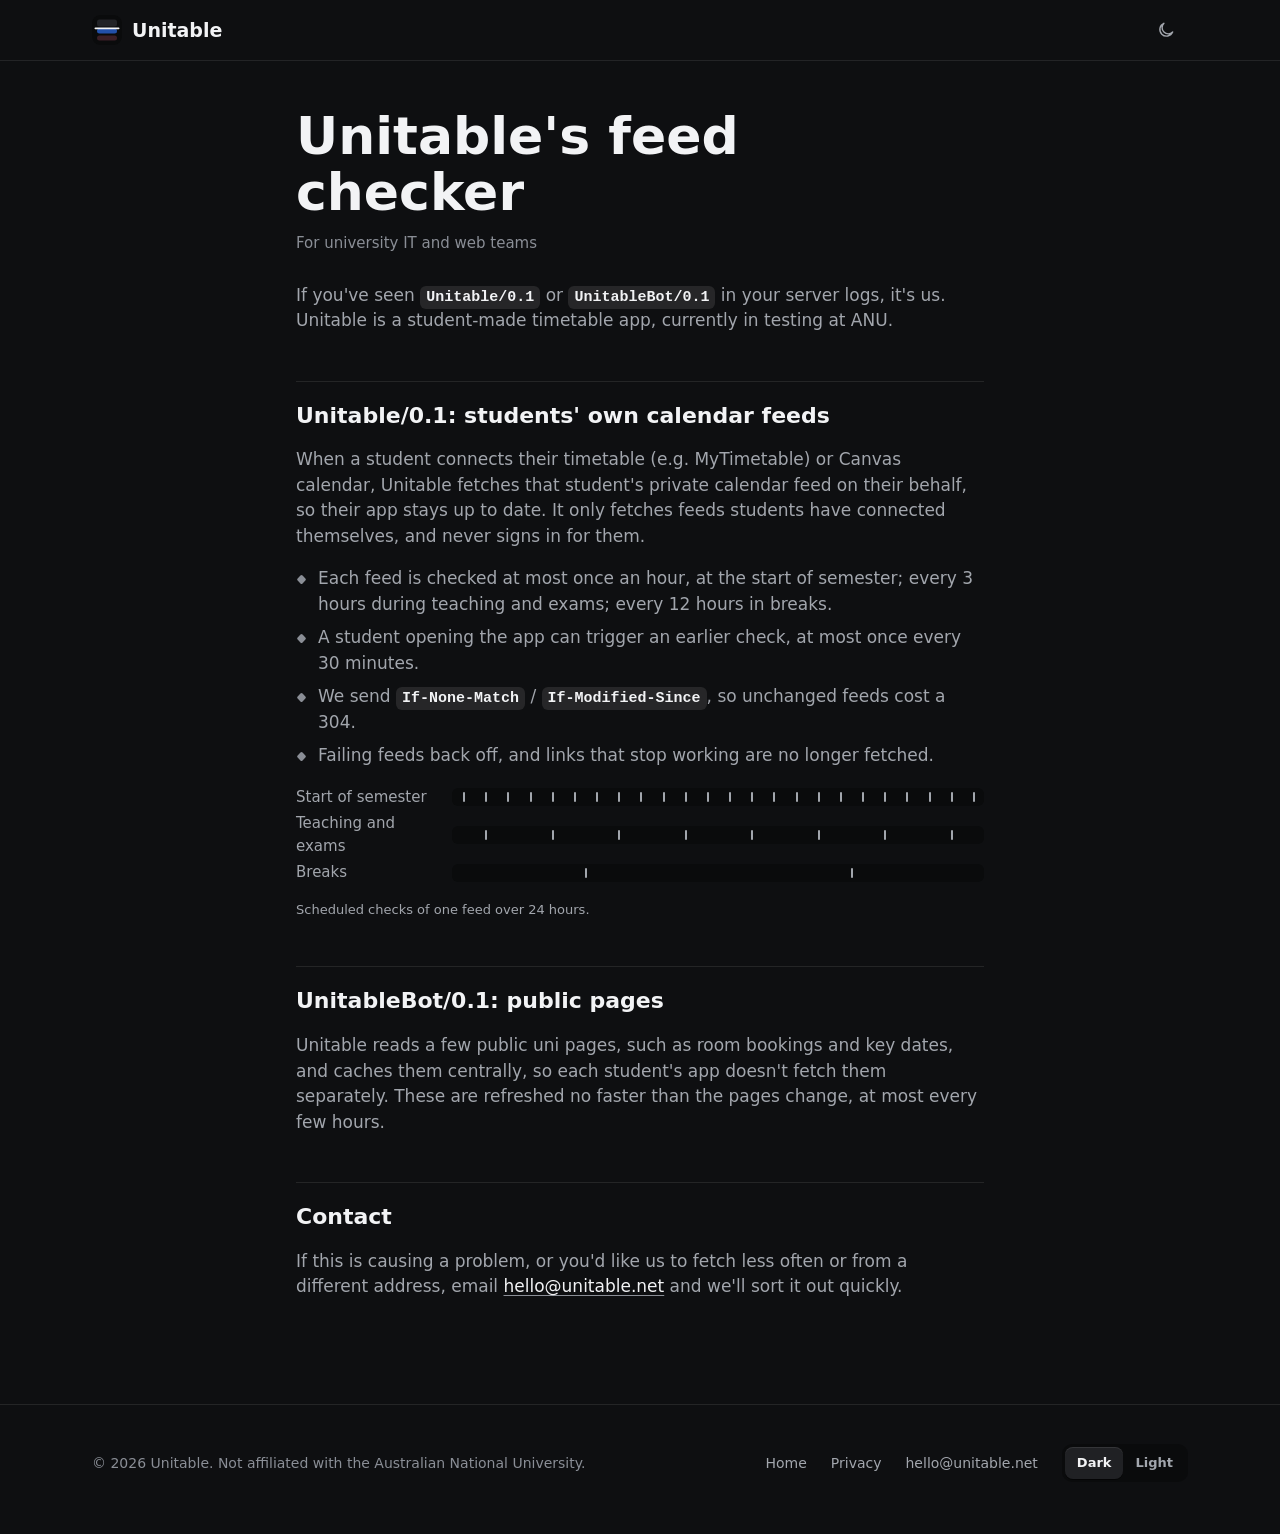
<file: bot/index.html>
<!doctype html>
<html lang="en-AU">
<head>
<meta charset="utf-8">
<meta name="viewport" content="width=device-width, initial-scale=1, viewport-fit=cover">
<title>Unitable's feed checker</title>
<meta name="description" content="What the Unitable and UnitableBot user agents are, how often they fetch, and how to contact us.">
<meta property="og:title" content="Unitable's feed checker">
<meta property="og:description" content="What the Unitable and UnitableBot user agents are, how often they fetch, and how to contact us.">
<meta property="og:image" content="https://unitable.net/og.png">
<meta property="og:site_name" content="Unitable">
<meta property="og:locale" content="en_AU">
<link rel="canonical" href="https://unitable.net/bot/">
<meta name="theme-color" content="#0e0f11">
<link rel="icon" href="/icon.svg" type="image/svg+xml">
<link rel="apple-touch-icon" href="/apple-touch-icon.png">
<script>
  (function () {
    var d = document.documentElement, q = /[?&]theme=(light|dark)\b/.exec(location.search), t = q && q[1];
    d.classList.add('js');
    try { t = t || localStorage.getItem('unitable-theme'); } catch (e) {}
    if (t === 'light') { d.dataset.theme = 'light'; document.querySelector('meta[name=theme-color]').content = '#f8f9fa'; }
  })();
</script>
<link rel="stylesheet" href="/assets/site.css?v=9a4e84e8">
<script src="/assets/theme.js?v=9a4e84e8" defer></script>
</head>
<body>
<svg width="0" height="0" style="position:absolute" aria-hidden="true">
  <symbol id="i-sun" viewBox="0 0 24 24"><circle cx="12" cy="12" r="4"/><path d="M12 2.5v2M12 19.5v2M2.5 12h2M19.5 12h2M5.3 5.3l1.4 1.4M17.3 17.3l1.4 1.4M5.3 18.7l1.4-1.4M17.3 6.7l1.4-1.4"/></symbol>
  <symbol id="i-moon" viewBox="0 0 24 24"><path d="M20 14.5A8 8 0 1 1 9.5 4a6.5 6.5 0 0 0 10.5 10.5z"/></symbol>
</svg>
<a class="skip" href="#main">Skip to content</a>

<header class="nav">
  <div class="wrap">
    <a class="brand" href="/" aria-label="Unitable home">
      <svg viewBox="0 0 30 30" aria-hidden="true"><rect width="30" height="30" rx="8" fill="var(--track)"/><rect x="5" y="4.5" width="20" height="7" rx="2.5" fill="var(--spent)"/><rect x="5" y="13.5" width="20" height="5" rx="2.5" fill="var(--h0-solid)"/><rect x="5" y="20.5" width="20" height="5" rx="2.5" fill="var(--h3-fill)"/><rect x="2.5" y="12.4" width="25" height="1.8" rx=".9" fill="var(--ink)"/></svg>
      Unitable
    </a>
    <button class="theme-btn" type="button" data-theme-toggle aria-label="Use light appearance">
      <svg class="icon moon"><use href="#i-moon"/></svg>
      <svg class="icon sun"><use href="#i-sun"/></svg>
    </button>
  </div>
</header>

<main id="main" class="doc">
<h1>Unitable's feed checker</h1>
<p class="meta">For university IT and web teams</p>
<p>If you've seen <code>Unitable/0.1</code> or <code>UnitableBot/0.1</code> in your server logs, it's us. Unitable is a student-made timetable app, currently in testing at ANU.</p>

<h2>Unitable/0.1: students' own calendar feeds</h2>
<p>When a student connects their timetable (e.g. MyTimetable) or Canvas calendar, Unitable fetches that student's private calendar feed on their behalf, so their app stays up to date. It only fetches feeds students have connected themselves, and never signs in for them.</p>
<ul>
  <li>Each feed is checked at most once an hour, at the start of semester; every 3 hours during teaching and exams; every 12 hours in breaks.</li>
  <li>A student opening the app can trigger an earlier check, at most once every 30 minutes.</li>
  <li>We send <code>If-None-Match</code> / <code>If-Modified-Since</code>, so unchanged feeds cost a 304.</li>
  <li>Failing feeds back off, and links that stop working are no longer fetched.</li>
</ul>
<div class="rhythm" role="img" aria-label="Scheduled checks of one feed across a day: 24 at the start of semester, 8 during teaching and exams, 2 in breaks.">
  <div><span>Start of semester</span><span class="bar" data-every="60"></span></div>
  <div><span>Teaching and exams</span><span class="bar" data-every="180"></span></div>
  <div><span>Breaks</span><span class="bar" data-every="720"></span></div>
</div>
<p class="fine">Scheduled checks of one feed over 24 hours.</p>

<h2>UnitableBot/0.1: public pages</h2>
<p>Unitable reads a few public uni pages, such as room bookings and key dates, and caches them centrally, so each student's app doesn't fetch them separately. These are refreshed no faster than the pages change, at most every few hours.</p>

<h2>Contact</h2>
<p>If this is causing a problem, or you'd like us to fetch less often or from a different address, email <a href="mailto:hello@unitable.net">hello@unitable.net</a> and we'll sort it out quickly.</p>
</main>

<footer>
  <div class="wrap">
    <span class="grow">© 2026 Unitable. Not affiliated with the Australian National University.</span>
    <a href="/">Home</a>
    <a href="/privacy/">Privacy</a>
    <a href="mailto:hello@unitable.net">hello@unitable.net</a>
    <span class="theme-seg" role="group" aria-label="Appearance (dark is recommended)">
      <button type="button" data-theme-set="dark" aria-pressed="true">Dark</button>
      <button type="button" data-theme-set="light" aria-pressed="false">Light</button>
    </span>
  </div>
</footer>
<script>
  // Draw each rhythm as ticks across a day; static ticks, no animation.
  document.querySelectorAll('.rhythm .bar').forEach(function (bar) {
    var every = +bar.dataset.every;
    for (var m = every / 2; m < 1440; m += every) {
      var i = document.createElement('i');
      i.style.left = (m / 1440 * 100) + '%';
      bar.appendChild(i);
    }
  });
</script>
</body>
</html>
</file>
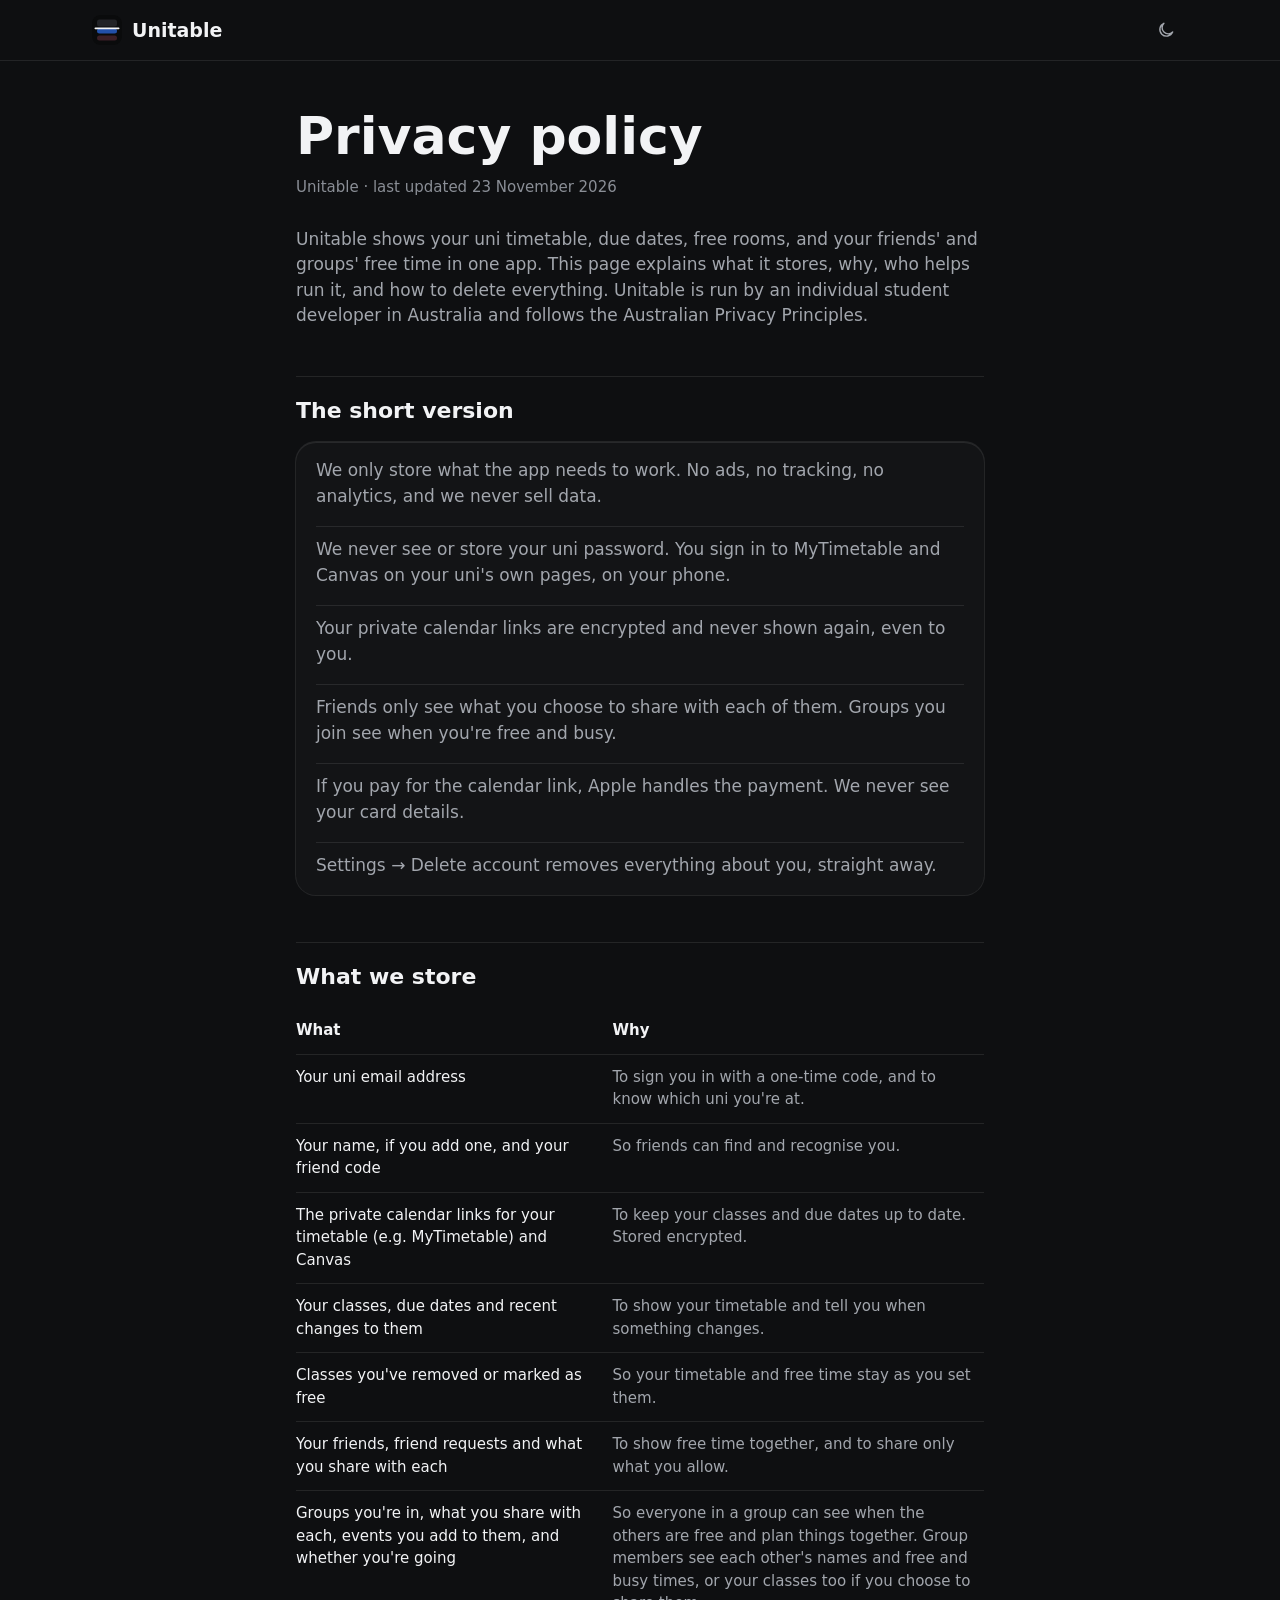
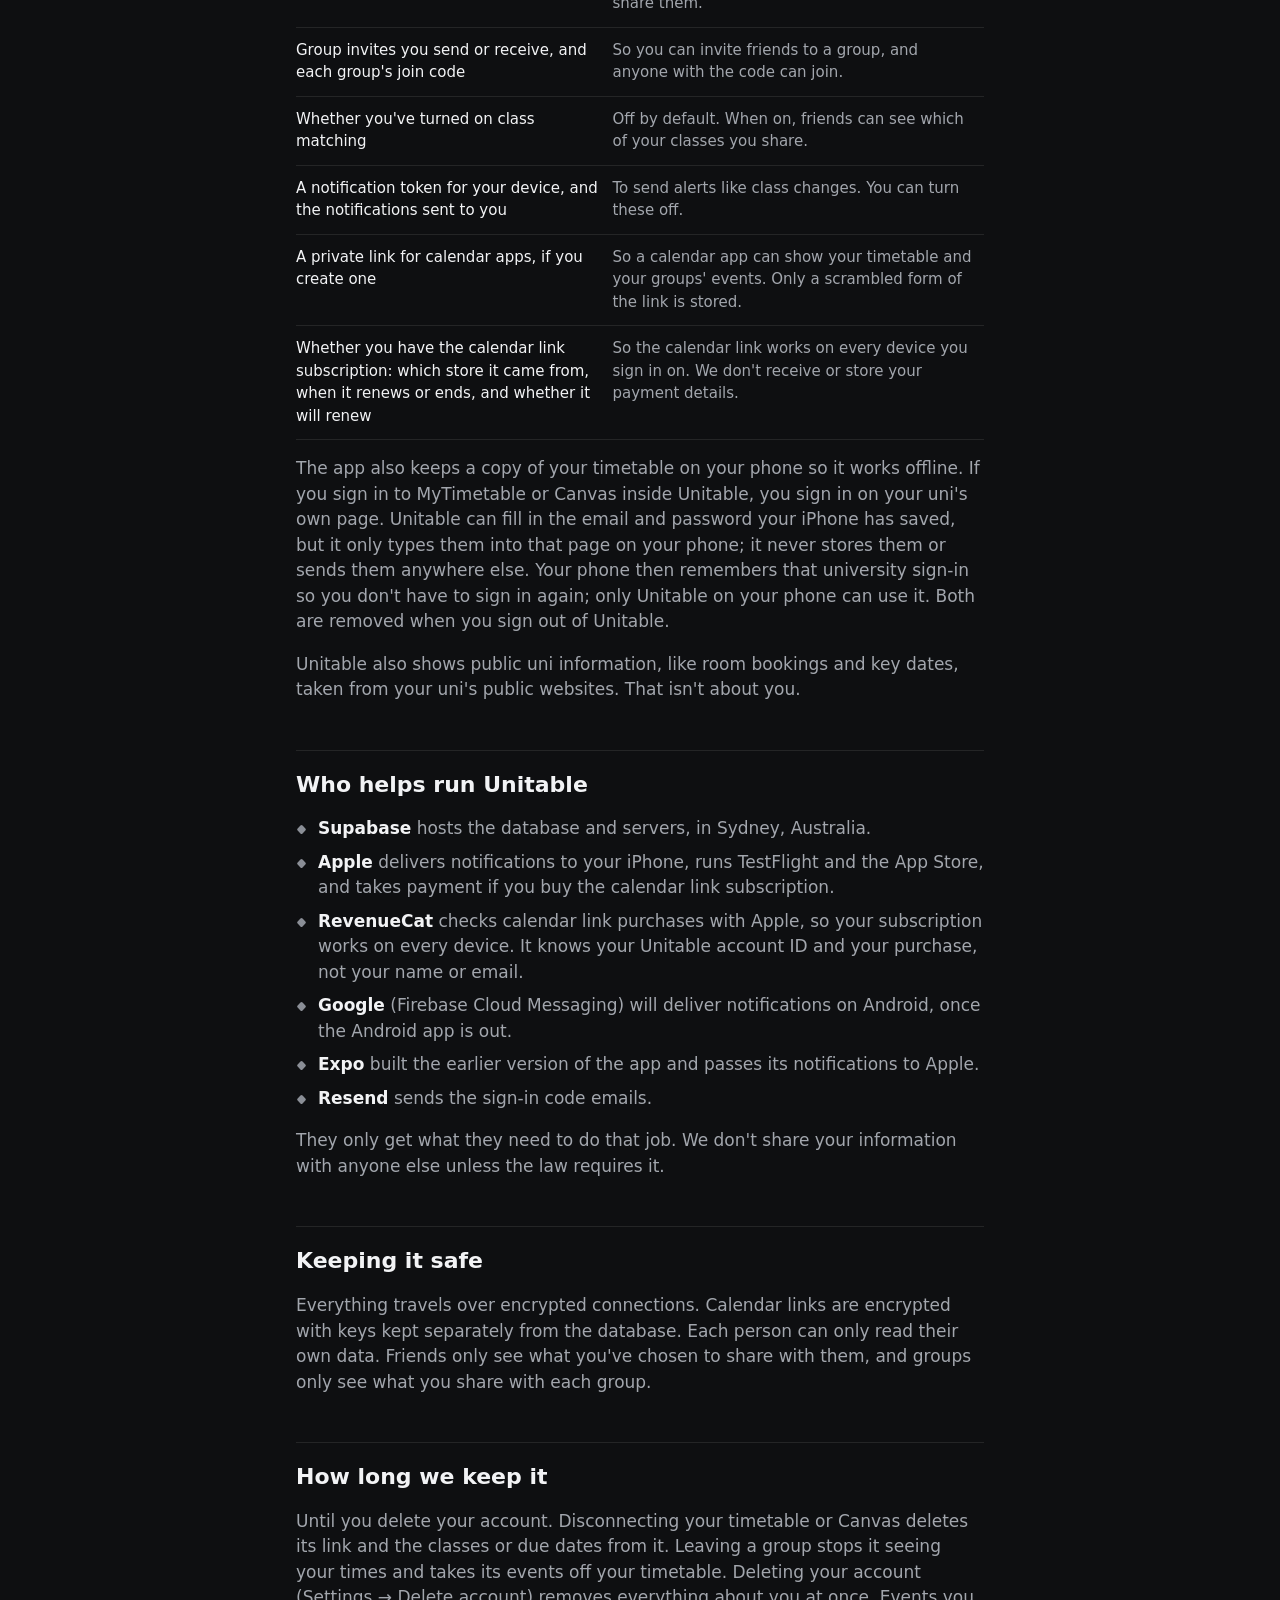
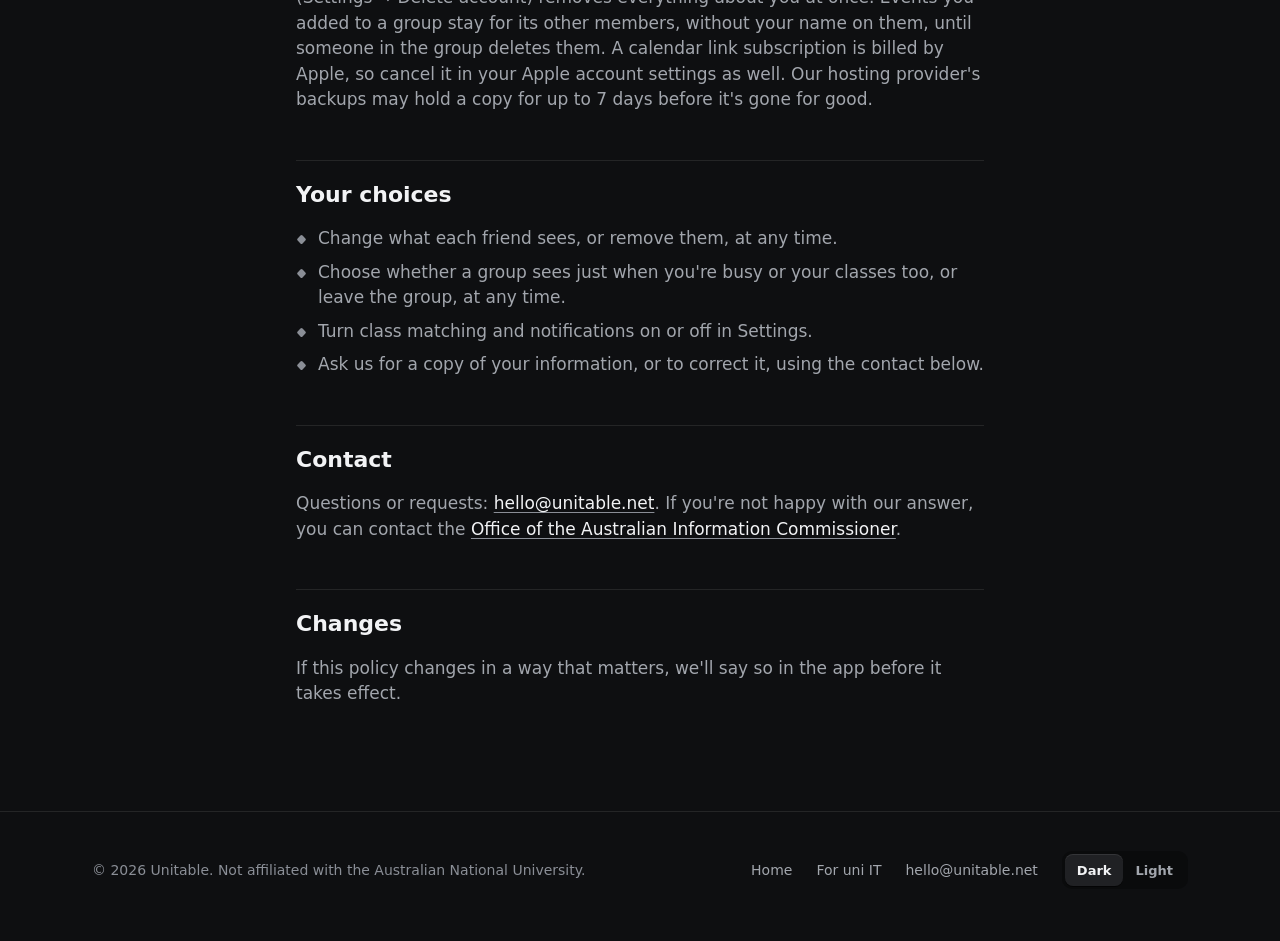
<file: privacy/index.html>
<!doctype html>
<html lang="en-AU">
<head>
<meta charset="utf-8">
<meta name="viewport" content="width=device-width, initial-scale=1, viewport-fit=cover">
<title>Unitable privacy policy</title>
<meta name="description" content="What Unitable collects, why, who it's shared with, and how to delete it.">
<meta property="og:title" content="Unitable privacy policy">
<meta property="og:description" content="What Unitable collects, why, who it's shared with, and how to delete it.">
<meta property="og:image" content="https://unitable.net/og.png">
<meta property="og:site_name" content="Unitable">
<meta property="og:locale" content="en_AU">
<link rel="canonical" href="https://unitable.net/privacy/">
<meta name="theme-color" content="#0e0f11">
<link rel="icon" href="/icon.svg" type="image/svg+xml">
<link rel="apple-touch-icon" href="/apple-touch-icon.png">
<script>
  (function () {
    var d = document.documentElement, q = /[?&]theme=(light|dark)\b/.exec(location.search), t = q && q[1];
    d.classList.add('js');
    try { t = t || localStorage.getItem('unitable-theme'); } catch (e) {}
    if (t === 'light') { d.dataset.theme = 'light'; document.querySelector('meta[name=theme-color]').content = '#f8f9fa'; }
  })();
</script>
<link rel="stylesheet" href="/assets/site.css?v=9a4e84e8">
<script src="/assets/theme.js?v=9a4e84e8" defer></script>
</head>
<body>
<svg width="0" height="0" style="position:absolute" aria-hidden="true">
  <symbol id="i-sun" viewBox="0 0 24 24"><circle cx="12" cy="12" r="4"/><path d="M12 2.5v2M12 19.5v2M2.5 12h2M19.5 12h2M5.3 5.3l1.4 1.4M17.3 17.3l1.4 1.4M5.3 18.7l1.4-1.4M17.3 6.7l1.4-1.4"/></symbol>
  <symbol id="i-moon" viewBox="0 0 24 24"><path d="M20 14.5A8 8 0 1 1 9.5 4a6.5 6.5 0 0 0 10.5 10.5z"/></symbol>
</svg>
<a class="skip" href="#main">Skip to content</a>

<header class="nav">
  <div class="wrap">
    <a class="brand" href="/" aria-label="Unitable home">
      <svg viewBox="0 0 30 30" aria-hidden="true"><rect width="30" height="30" rx="8" fill="var(--track)"/><rect x="5" y="4.5" width="20" height="7" rx="2.5" fill="var(--spent)"/><rect x="5" y="13.5" width="20" height="5" rx="2.5" fill="var(--h0-solid)"/><rect x="5" y="20.5" width="20" height="5" rx="2.5" fill="var(--h3-fill)"/><rect x="2.5" y="12.4" width="25" height="1.8" rx=".9" fill="var(--ink)"/></svg>
      Unitable
    </a>
    <button class="theme-btn" type="button" data-theme-toggle aria-label="Use light appearance">
      <svg class="icon moon"><use href="#i-moon"/></svg>
      <svg class="icon sun"><use href="#i-sun"/></svg>
    </button>
  </div>
</header>

<main id="main" class="doc">
<h1>Privacy policy</h1>
<p class="meta">Unitable · last updated 23 November 2026</p>

<p>Unitable shows your uni timetable, due dates, free rooms, and your friends' and groups' free time in one app. This page explains what it stores, why, who helps run it, and how to delete everything. Unitable is run by an individual student developer in Australia and follows the Australian Privacy Principles.</p>

<h2>The short version</h2>
<ul class="summary">
  <li>We only store what the app needs to work. No ads, no tracking, no analytics, and we never sell data.</li>
  <li>We never see or store your uni password. You sign in to MyTimetable and Canvas on your uni's own pages, on your phone.</li>
  <li>Your private calendar links are encrypted and never shown again, even to you.</li>
  <li>Friends only see what you choose to share with each of them. Groups you join see when you're free and busy.</li>
  <li>If you pay for the calendar link, Apple handles the payment. We never see your card details.</li>
  <li>Settings → Delete account removes everything about you, straight away.</li>
</ul>

<h2>What we store</h2>
<table>
  <tr><th>What</th><th>Why</th></tr>
  <tr><td>Your uni email address</td><td>To sign you in with a one-time code, and to know which uni you're at.</td></tr>
  <tr><td>Your name, if you add one, and your friend code</td><td>So friends can find and recognise you.</td></tr>
  <tr><td>The private calendar links for your timetable (e.g. MyTimetable) and Canvas</td><td>To keep your classes and due dates up to date. Stored encrypted.</td></tr>
  <tr><td>Your classes, due dates and recent changes to them</td><td>To show your timetable and tell you when something changes.</td></tr>
  <tr><td>Classes you've removed or marked as free</td><td>So your timetable and free time stay as you set them.</td></tr>
  <tr><td>Your friends, friend requests and what you share with each</td><td>To show free time together, and to share only what you allow.</td></tr>
  <tr><td>Groups you're in, what you share with each, events you add to them, and whether you're going</td><td>So everyone in a group can see when the others are free and plan things together. Group members see each other's names and free and busy times, or your classes too if you choose to share them.</td></tr>
  <tr><td>Group invites you send or receive, and each group's join code</td><td>So you can invite friends to a group, and anyone with the code can join.</td></tr>
  <tr><td>Whether you've turned on class matching</td><td>Off by default. When on, friends can see which of your classes you share.</td></tr>
  <tr><td>A notification token for your device, and the notifications sent to you</td><td>To send alerts like class changes. You can turn these off.</td></tr>
  <tr><td>A private link for calendar apps, if you create one</td><td>So a calendar app can show your timetable and your groups' events. Only a scrambled form of the link is stored.</td></tr>
  <tr><td>Whether you have the calendar link subscription: which store it came from, when it renews or ends, and whether it will renew</td><td>So the calendar link works on every device you sign in on. We don't receive or store your payment details.</td></tr>
</table>
<p>The app also keeps a copy of your timetable on your phone so it works offline. If you sign in to MyTimetable or Canvas inside Unitable, you sign in on your uni's own page. Unitable can fill in the email and password your iPhone has saved, but it only types them into that page on your phone; it never stores them or sends them anywhere else. Your phone then remembers that university sign-in so you don't have to sign in again; only Unitable on your phone can use it. Both are removed when you sign out of Unitable.</p>
<p>Unitable also shows public uni information, like room bookings and key dates, taken from your uni's public websites. That isn't about you.</p>

<h2>Who helps run Unitable</h2>
<ul>
  <li><span><strong>Supabase</strong> hosts the database and servers, in Sydney, Australia.</span></li>
  <li><span><strong>Apple</strong> delivers notifications to your iPhone, runs TestFlight and the App Store, and takes payment if you buy the calendar link subscription.</span></li>
  <li><span><strong>RevenueCat</strong> checks calendar link purchases with Apple, so your subscription works on every device. It knows your Unitable account ID and your purchase, not your name or email.</span></li>
  <li><span><strong>Google</strong> (Firebase Cloud Messaging) will deliver notifications on Android, once the Android app is out.</span></li>
  <li><span><strong>Expo</strong> built the earlier version of the app and passes its notifications to Apple.</span></li>
  <li><span><strong>Resend</strong> sends the sign-in code emails.</span></li>
</ul>
<p>They only get what they need to do that job. We don't share your information with anyone else unless the law requires it.</p>

<h2>Keeping it safe</h2>
<p>Everything travels over encrypted connections. Calendar links are encrypted with keys kept separately from the database. Each person can only read their own data. Friends only see what you've chosen to share with them, and groups only see what you share with each group.</p>

<h2>How long we keep it</h2>
<p>Until you delete your account. Disconnecting your timetable or Canvas deletes its link and the classes or due dates from it. Leaving a group stops it seeing your times and takes its events off your timetable. Deleting your account (Settings → Delete account) removes everything about you at once. Events you added to a group stay for its other members, without your name on them, until someone in the group deletes them. A calendar link subscription is billed by Apple, so cancel it in your Apple account settings as well. Our hosting provider's backups may hold a copy for up to 7 days before it's gone for good.</p>

<h2>Your choices</h2>
<ul>
  <li>Change what each friend sees, or remove them, at any time.</li>
  <li>Choose whether a group sees just when you're busy or your classes too, or leave the group, at any time.</li>
  <li>Turn class matching and notifications on or off in Settings.</li>
  <li>Ask us for a copy of your information, or to correct it, using the contact below.</li>
</ul>

<h2>Contact</h2>
<p>Questions or requests: <a href="mailto:hello@unitable.net">hello@unitable.net</a>. If you're not happy with our answer, you can contact the <a href="https://www.oaic.gov.au/privacy/privacy-complaints">Office of the Australian Information Commissioner</a>.</p>

<h2>Changes</h2>
<p>If this policy changes in a way that matters, we'll say so in the app before it takes effect.</p>
</main>

<footer>
  <div class="wrap">
    <span class="grow">© 2026 Unitable. Not affiliated with the Australian National University.</span>
    <a href="/">Home</a>
    <a href="/bot/">For uni IT</a>
    <a href="mailto:hello@unitable.net">hello@unitable.net</a>
    <span class="theme-seg" role="group" aria-label="Appearance (dark is recommended)">
      <button type="button" data-theme-set="dark" aria-pressed="true">Dark</button>
      <button type="button" data-theme-set="light" aria-pressed="false">Light</button>
    </span>
  </div>
</footer>
</body>
</html>
</file>
<file: assets/site.css>
/* Unitable · Temporal Tactility for the web.
   Tokens mirror apps/flutter/lib/ui/tokens.dart. Dark is the default; light is opt-in.
   Colour is for courses only: everything else is ink, tone steps and texture. */

:root {
  color-scheme: dark;
  --page: #0e0f11;
  --ground: #131416;
  --track: #0a0b0c;
  --sheet: #202124;
  --bar: #1b1c1f;
  --hair: rgba(255, 255, 255, 0.09);
  --ink: #f2f3f5;
  --ink2: #a2a6ad;
  --ink3: #8a8e96; /* app: #7A7E86, lifted to 4.5:1 on the sheet */
  --spent: #222327;
  --spent-ink: #878b92;
  --hatch: rgba(255, 255, 255, 0.09);
  --hatch-edge: rgba(255, 255, 255, 0.14);
  --lip: rgba(255, 255, 255, 0.09);
  --shade: rgba(0, 0, 0, 0.6);
  --soft: 0 0 0 transparent;
  --bezel: #2a2b2f;
  --urgent: #ff6259;
  --free: #3fc97a;
  --ghost: rgba(242, 243, 245, 0.1);
  --groove: #0a0b0c;
  --wash: rgba(242, 243, 245, 0.07);
  --notice: rgba(242, 243, 245, 0.08);
  --seg-on: #2a2b2f;

  /* Course hues: accent, fill, ink, solid (accent toward black, as the live slab). */
  --h0-acc: #2f6feb; --h0-fill: #1e2b45; --h0-ink: #86aeff; --h0-solid: #2250a9;
  --h1-acc: #2e9d5b; --h1-fill: #1a3324; --h1-ink: #6ad89a; --h1-solid: #217142;
  --h2-acc: #d9822b; --h2-fill: #37291b; --h2-ink: #ffb866; --h2-solid: #9c5e1f;
  --h3-acc: #d6455d; --h3-fill: #3b1f26; --h3-ink: #ff8499; --h3-solid: #9a3243;
  --h4-acc: #8a5cd6; --h4-fill: #2b2440; --h4-ink: #be9cff; --h4-solid: #634299;
  --h5-acc: #1e9aae; --h5-fill: #163238; --h5-ink: #63d5e5; --h5-solid: #166f7d;
  --h6-acc: #5457d1; --h6-fill: #24254a; --h6-ink: #a3a5ff; --h6-solid: #3c3e96;

  /* Springs from lib/ui/motion.dart, sampled into CSS linear() easings. */
  --snap: linear(0, 0.031, 0.11, 0.216, 0.335, 0.455, 0.568, 0.671, 0.761, 0.836, 0.896, 0.944, 0.979, 1.005, 1.022, 1.032, 1.037, 1.038, 1.037, 1.034, 1.03, 1.025, 1.021, 1.016, 1.012, 1.009, 1.006, 1.004, 1);
  --snap-ms: 300ms;
  --move: linear(0, 0.035, 0.12, 0.231, 0.352, 0.47, 0.58, 0.676, 0.759, 0.827, 0.881, 0.923, 0.954, 0.977, 0.994, 1.004, 1.01, 1.014, 1.015, 1.015, 1.014, 1.012, 1.01, 1.009, 1.007, 1.005, 1.004, 1.003, 1);
  --move-ms: 420ms;
  --page-ease: linear(0, 0.032, 0.11, 0.212, 0.321, 0.429, 0.53, 0.62, 0.698, 0.764, 0.819, 0.864, 0.9, 0.927, 0.949, 0.965, 0.977, 0.986, 0.992, 0.997, 1, 1.001, 1.002, 1.003, 1.003, 1.003, 1.003, 1.002, 1);
  --page-ms: 450ms;
  --rise: var(--move);
  --rise-ms: 520ms;

  --sans: system-ui, -apple-system, BlinkMacSystemFont, "SF Pro Text", "Segoe UI", Roboto, "Helvetica Neue", Arial, sans-serif;
  --gutter: 16px;
}

/* Browsers without linear(): a plain ease-out, no overshoot. */
@supports not (transition-timing-function: linear(0, 1)) {
  :root { --snap: cubic-bezier(0.2, 0.8, 0.2, 1); --move: cubic-bezier(0.2, 0.8, 0.2, 1); --page-ease: cubic-bezier(0.2, 0.8, 0.2, 1); }
}

:root[data-theme="light"] {
  color-scheme: light;
  --page: #f8f9fa;
  --ground: #f2f3f5;
  --track: #e4e6ea;
  --sheet: #ffffff;
  --bar: #f8f8f9;
  --hair: rgba(13, 14, 16, 0.1);
  --ink: #0d0e10;
  --ink2: #5b5f66;
  --ink3: #666a71; /* app: #80848B, darkened to 4.5:1 on the ground */
  --spent: #d7d9dd;
  --spent-ink: #585c63; /* app: #6E727A, darkened to 4.5:1 on spent */
  --hatch: rgba(13, 14, 16, 0.07);
  --hatch-edge: rgba(13, 14, 16, 0.11);
  --lip: rgba(255, 255, 255, 0.75);
  --shade: rgba(13, 14, 16, 0.09);
  --soft: 0 2px 6px rgba(13, 14, 16, 0.08);
  --bezel: #e9ebee;
  --urgent: #c8322b;
  --free: #2e9d5b;
  --ghost: rgba(13, 14, 16, 0.07);
  --groove: rgba(13, 14, 16, 0.1);
  --wash: rgba(13, 14, 16, 0.05);
  --notice: rgba(13, 14, 16, 0.05);
  --seg-on: #ffffff;

  --h0-fill: #dce6fb; --h0-ink: #173f8f; --h0-solid: #2a64d4;
  --h1-fill: #d6eedf; --h1-ink: #1b5e37; --h1-solid: #298d52;
  --h2-fill: #f7e6d1; --h2-ink: #7a4a12; --h2-solid: #c37527;
  --h3-fill: #f7dadf; --h3-ink: #8a1f33; --h3-solid: #c13e54;
  --h4-fill: #e9dff8; --h4-ink: #4f2c8a; --h4-solid: #7c53c1;
  --h5-fill: #d3ecf0; --h5-ink: #0f5c69; --h5-solid: #1b8b9d;
  --h6-fill: #e0e0f8; --h6-ink: #2e3089; --h6-solid: #4c4fbc;
}

.h0 { --acc: var(--h0-acc); --fill: var(--h0-fill); --cink: var(--h0-ink); --solid: var(--h0-solid); }
.h1 { --acc: var(--h1-acc); --fill: var(--h1-fill); --cink: var(--h1-ink); --solid: var(--h1-solid); }
.h2 { --acc: var(--h2-acc); --fill: var(--h2-fill); --cink: var(--h2-ink); --solid: var(--h2-solid); }
.h3 { --acc: var(--h3-acc); --fill: var(--h3-fill); --cink: var(--h3-ink); --solid: var(--h3-solid); }
.h4 { --acc: var(--h4-acc); --fill: var(--h4-fill); --cink: var(--h4-ink); --solid: var(--h4-solid); }
.h5 { --acc: var(--h5-acc); --fill: var(--h5-fill); --cink: var(--h5-ink); --solid: var(--h5-solid); }
.h6 { --acc: var(--h6-acc); --fill: var(--h6-fill); --cink: var(--h6-ink); --solid: var(--h6-solid); }

/* ---------- Base ---------- */

*, *::before, *::after { box-sizing: border-box; }
html { -webkit-text-size-adjust: 100%; text-size-adjust: 100%; scroll-padding-top: 76px; }
body {
  margin: 0;
  background: var(--page);
  color: var(--ink);
  font: 17px/1.5 var(--sans);
  -webkit-font-smoothing: antialiased;
  overflow-x: hidden;
}
a { color: inherit; }
img, svg { display: block; }
button { font: inherit; color: inherit; background: none; border: 0; padding: 0; margin: 0; cursor: pointer; text-align: inherit; }
:focus-visible { outline: 2px solid var(--ink); outline-offset: 3px; border-radius: 6px; }
.tab-num, time { font-variant-numeric: tabular-nums; }
.sr { position: absolute; width: 1px; height: 1px; overflow: hidden; clip: rect(0 0 0 0); clip-path: inset(50%); white-space: nowrap; }
.skip { position: absolute; left: 16px; top: -60px; z-index: 50; background: var(--ink); color: var(--ground); padding: 10px 14px; border-radius: 10px; font-weight: 600; text-decoration: none; }
.skip:focus { top: 12px; }
.icon { width: 1em; height: 1em; fill: none; stroke: currentColor; stroke-width: 1.7; stroke-linecap: round; stroke-linejoin: round; flex: none; }

.wrap { width: 100%; max-width: 1160px; margin: 0 auto; padding: 0 var(--gutter); }
@media (min-width: 720px) { .wrap { padding: 0 32px; } }

/* ---------- Controls ---------- */

.btn {
  display: inline-flex; align-items: center; justify-content: center; gap: 8px;
  min-height: 48px; padding: 0 20px; border-radius: 12px;
  background: var(--ink); color: var(--ground);
  font-weight: 600; font-size: 17px; text-decoration: none; white-space: nowrap;
  transition: transform var(--snap-ms) var(--snap), opacity 0.15s;
}
.btn:active, .ghost:active, .chip:active, .press:active { transform: scale(0.96); }
.btn.small { min-height: 36px; padding: 0 14px; font-size: 15px; border-radius: 10px; }
.ghost {
  display: inline-flex; align-items: center; gap: 6px;
  min-height: 34px; padding: 0 12px; border-radius: 10px;
  background: var(--ghost); color: var(--ink);
  box-shadow: inset 0 1px 0 var(--lip);
  font-size: 13px; font-weight: 600; text-decoration: none; white-space: nowrap;
  transition: transform var(--snap-ms) var(--snap);
}
.ghost.big { min-height: 48px; padding: 0 20px; font-size: 17px; border-radius: 12px; gap: 8px; }
.ghost .icon { font-size: 14px; }

.chip {
  display: inline-flex; align-items: center; min-height: 34px; padding: 0 12px; border-radius: 10px;
  background: var(--ghost); color: var(--ink); font-size: 13px; font-weight: 600; white-space: nowrap;
  transition: transform var(--snap-ms) var(--snap), background-color 0.15s, color 0.15s;
}
.chip[aria-pressed="true"], .chip[aria-checked="true"] { background: var(--ink); color: var(--ground); }
.chips { display: flex; gap: 8px; overflow-x: auto; scrollbar-width: none; padding: 6px; margin: -6px; }
.chips::-webkit-scrollbar { display: none; }

.inkcircle { display: grid; place-items: center; width: 44px; height: 44px; border-radius: 50%; background: var(--ink); color: var(--ground); flex: none; transition: transform var(--snap-ms) var(--snap); }
.inkcircle:active { transform: scale(0.92); }
.inkcircle .icon { font-size: 18px; }

/* ---------- Nav ---------- */

.nav { position: sticky; top: 0; z-index: 20; background: var(--page); box-shadow: 0 1px 0 var(--hair); }
.nav .wrap { display: flex; align-items: center; gap: 8px; height: 60px; }
.brand { display: flex; align-items: center; gap: 10px; font-weight: 700; font-size: 19px; text-decoration: none; margin-right: auto; }
.brand svg { width: 30px; height: 30px; border-radius: 8px; }
.nav .links { display: none; gap: 4px; }
.nav .links a { color: var(--ink2); text-decoration: none; font-size: 15px; font-weight: 500; padding: 8px 10px; border-radius: 8px; }
.nav .links a:hover { color: var(--ink); }
@media (min-width: 760px) { .nav .links { display: flex; } }
.theme-btn { display: grid; place-items: center; width: 44px; height: 44px; border-radius: 10px; color: var(--ink2); }
.theme-btn:hover { color: var(--ink); background: var(--ghost); }
.theme-btn .icon { font-size: 20px; }
.theme-btn .sun { display: none; }
:root[data-theme="light"] .theme-btn .sun { display: block; }
:root[data-theme="light"] .theme-btn .moon { display: none; }

/* ---------- Type ---------- */

h1, h2, h3 { margin: 0; font-weight: 700; }
h1 { font-size: clamp(44px, 10.5vw, 86px); line-height: 1.02; }
h2 { font-size: clamp(32px, 5.4vw, 52px); line-height: 1.06; }
h3 { font-size: 19px; line-height: 1.3; font-weight: 600; }
.dim { color: var(--ink2); }
.lead { font-size: clamp(18px, 2.2vw, 21px); color: var(--ink2); max-width: 32em; margin: 20px 0 28px; }
.kicker { display: inline-flex; align-items: center; gap: 8px; color: var(--ink2); font-size: 15px; font-weight: 600; margin-bottom: 16px; }
.kicker .icon { font-size: 20px; }
.sub { color: var(--ink2); font-size: 19px; max-width: 30em; margin: 16px 0 0; }
.fine { font-size: 13px; color: var(--ink3); }
.points { list-style: none; padding: 0; margin: 24px 0 0; display: grid; gap: 10px; color: var(--ink2); }
.points li { display: flex; gap: 12px; }
.points li::before { content: ""; flex: none; width: 8px; height: 8px; margin-top: 9px; transform: rotate(45deg); border-radius: 1.5px; background: var(--ink3); }

/* ---------- Tour: copy on the left, one pinned iPhone on the right ---------- */

.tour { padding: 28px 0 0; }
.tour-grid { display: grid; gap: 0 72px; }
.chapter { padding: 64px 0; box-shadow: 0 -1px 0 var(--hair); min-width: 0; }
.chapter.hero-copy { padding: 24px 0 40px; box-shadow: none; }
.chapter h2 { font-size: clamp(34px, 4.6vw, 56px); }
.chapter .demo, .chapter .moments-panel { margin-top: 32px; }
.eyebrow { display: inline-flex; align-items: center; gap: 10px; color: var(--ink2); font-size: 15px; font-weight: 500; margin-bottom: 18px; }
.live-dot { width: 8px; height: 8px; border-radius: 50%; background: var(--free); box-shadow: 0 0 0 3px color-mix(in srgb, var(--free) 22%, transparent); }
.cta { display: flex; flex-wrap: wrap; gap: 12px; }
.note { margin-top: 16px; font-size: 14px; color: var(--ink3); }
.tour-phone { display: flex; flex-direction: column; align-items: center; gap: 18px; min-width: 0; }

/* Phones and tablets: hero, then the phone, then each chapter with its own demo. */
@media (max-width: 1023px) {
  .tour-copy { display: contents; }
  .tour-copy > .hero-copy { order: 0; }
  .tour-phone { order: 1; margin-bottom: 56px; }
  .tour-copy > .chapter:not(.hero-copy), #features { order: 2; }
  .chapter .demo { max-width: 560px; }
}
/* Desktop: the phone stays pinned and changes screen as each chapter passes. */
@media (min-width: 1024px) {
  .tour-grid { grid-template-columns: minmax(0, 1fr) auto; }
  .tour-copy { max-width: 600px; }
  .chapter { min-height: calc(100vh - 60px); display: flex; flex-direction: column; justify-content: center; padding: 96px 0; box-shadow: none; }
  .chapter.hero-copy { min-height: calc(100vh - 88px); padding: 0 0 56px; }
  .chapter .demo { display: none; }
  .js .chapter .demo { display: block; }
  .tour-phone { position: sticky; top: 60px; height: calc(100vh - 60px); justify-content: center; align-self: start; }
}

/* Arrival: the hero's parts rise in layers, once. Without JS nothing is hidden. */
.js .rise { animation: rise var(--rise-ms) var(--rise) both; animation-delay: calc(var(--i, 0) * 55ms + 60ms); }
@keyframes rise { from { opacity: 0; transform: translateY(22px); } to { opacity: 1; transform: none; } }
@keyframes fade { from { opacity: 0; } to { opacity: 1; } }

/* ---------- The phone: a 402 x 874 pt iPhone screen, scaled as one piece ---------- */

.phone-fit { width: calc(424px * var(--k, 1)); height: calc(896px * var(--k, 1)); flex: none; }
.phone {
  width: 424px; height: 896px;
  transform: scale(var(--k, 1)); transform-origin: 0 0;
  border-radius: 66px;
  padding: 11px;
  background: #050506;
  box-shadow: 0 0 0 1px var(--bezel), inset 0 0 0 1px rgba(255, 255, 255, 0.06);
}
:root[data-theme="light"] .phone { box-shadow: 0 0 0 1px rgba(13, 14, 16, 0.3), 0 30px 60px rgba(13, 14, 16, 0.16); }
@media (max-width: 459px) { :root { --k: 0.8; } }
.screen { position: relative; width: 402px; height: 874px; background: var(--ground); border-radius: 55px; overflow: hidden; display: flex; flex-direction: column; isolation: isolate; }
.screen::after { content: ""; position: absolute; left: 50%; bottom: 8px; width: 140px; height: 5px; margin-left: -70px; border-radius: 3px; background: var(--ink); z-index: 5; pointer-events: none; }
.status { position: relative; flex: none; display: flex; align-items: center; justify-content: space-between; height: 54px; padding: 4px 32px 0 48px; font-size: 17px; font-weight: 600; }
.status .island { position: absolute; left: 50%; top: 11px; width: 124px; height: 36px; margin-left: -62px; background: #000; border-radius: 20px; }
.status .bars { display: flex; gap: 6px; align-items: center; }
.status .bars svg { height: 12px; width: auto; fill: currentColor; }
.pages { position: relative; flex: 1; min-height: 0; }
.page { position: absolute; inset: 0; overflow-y: auto; overflow-x: hidden; scrollbar-width: none; padding-bottom: 24px; }
.page::-webkit-scrollbar { display: none; }
.page.enter { animation: page-in var(--page-ms) var(--page-ease) both; }
@keyframes page-in { from { opacity: 0; transform: translateY(10px); } to { opacity: 1; transform: none; } }
/* Demos moved into the phone become plain app screens. */
.page .panel { background: none; box-shadow: none; border-radius: 0; padding: 6px 16px 8px; }
.page .panel .eyeline { font-size: 15px; }
.page .panel .answer { font-size: 28px; }
.page .bld .rooms-in { padding-left: 14px; }
.page .fr-axis .ticks span:nth-child(even) { display: none; }
.screen .answer { font-size: 28px; }

.app { padding: 8px 14px 0 6px; }
.app-head { padding: 0 2px 0 10px; }
.dateline { font-size: 15px; color: var(--ink2); }
.answer { font-size: clamp(22px, 6.6vw, 28px); line-height: 1.15; font-weight: 700; font-variant-numeric: tabular-nums; margin: 2px 0 4px; min-height: 1.15em; }
.answer .c { color: var(--cink); }
.answer .d { color: var(--ink2); }
.answer .u { color: var(--urgent); }
.answer-sub { font-size: 15px; color: var(--ink2); min-height: 1.3em; line-height: 1.3; font-variant-numeric: tabular-nums; }
.answer-sub .c { color: var(--cink); }
.answer-sub .u { color: var(--urgent); font-weight: 600; }

/* Day ruler: each weekday as a miniature track. */
.ruler { position: relative; display: grid; grid-template-columns: repeat(5, 1fr); margin: 16px 0 14px 10px; }
.ruler button { display: flex; flex-direction: column; align-items: center; gap: 5px; padding: 2px 0 10px; min-height: 44px; border-radius: 10px; }
.ruler .wd { font-size: 12px; font-weight: 600; color: var(--ink3); }
.ruler .num { font-size: 17px; font-weight: 500; color: var(--ink2); font-variant-numeric: tabular-nums; }
.ruler [aria-current="date"] .wd, .ruler [aria-pressed="true"] .wd { color: var(--ink); }
.ruler [aria-pressed="true"] .num { color: var(--ink); font-weight: 600; }
.ruler .mark { position: absolute; left: 0; bottom: 2px; width: 20%; display: flex; justify-content: center; pointer-events: none; transition: transform var(--snap-ms) var(--snap); }
.ruler .mark::before { content: ""; width: 20px; height: 2.5px; border-radius: 2px; background: var(--ink); }
.mini { position: relative; width: 26px; height: 22px; border-radius: 5px; background: var(--track); overflow: hidden; }
.mini i { position: absolute; left: 3px; right: 3px; border-radius: 1.5px; background: var(--acc); min-height: 2px; }
.mini i.gone { background: var(--ink3); opacity: 0.45; }
.mini b { position: absolute; left: 0; right: 0; height: 1.5px; background: var(--ink); }

/* The day: a time column and a recessed track. */
.day-wrap { position: relative; }
.day { position: relative; padding-left: 60px; transition: opacity 0.18s; }
.day.enter { animation: day-in var(--page-ms) var(--page-ease) both; }
.day.enter.back { animation-name: day-in-back; }
@keyframes day-in { from { opacity: 0; transform: translateX(28px); } to { opacity: 1; transform: none; } }
@keyframes day-in-back { from { opacity: 0; transform: translateX(-28px); } to { opacity: 1; transform: none; } }
.track { position: relative; background: var(--track); border-radius: 14px; padding: 4px; display: flex; flex-direction: column; gap: 4px; }
.piece { position: relative; }
.tlabel { position: absolute; left: -64px; width: 52px; top: 1px; text-align: right; font-size: 15px; font-weight: 600; line-height: 1.2; color: var(--ink); font-variant-numeric: tabular-nums; pointer-events: none; }
.tlabel small { display: block; font-size: 12px; font-weight: 400; color: var(--ink3); }
.tlabel.past { color: var(--ink3); }
.tlabel { transition: opacity 0.15s; }
.tlabel.hide { opacity: 0; }
.day-end { padding: 8px 0 0 64px; font-size: 13px; color: var(--ink3); font-variant-numeric: tabular-nums; }

/* Now line: 2 px ink with an ink time tab. */
.now { position: absolute; left: -10px; right: -4px; height: 2px; margin-top: -1px; background: var(--ink); z-index: 3; pointer-events: none; }
.now-tab { position: absolute; left: -54px; top: -9px; width: 52px; display: flex; justify-content: flex-end; }
.now-tab span { height: 20px; padding: 0 6px; border-radius: 6px; background: var(--ink); color: var(--ground); font-size: 12px; font-weight: 700; line-height: 20px; font-variant-numeric: tabular-nums; box-shadow: 0 0 0 3px var(--ground); }
.now.outside { position: relative; left: 50px; right: auto; width: calc(100% - 50px); margin: 10px 0; }
.now.outside .now-tab { left: -54px; }

/* Slabs */
.slab {
  position: relative; border-radius: 10px; overflow: hidden;
  background: var(--fill);
  box-shadow: 0 1px 0 var(--shade), var(--soft), 0 0 0 0 var(--bezel);
  transition: box-shadow var(--move-ms) var(--move), background-color 0.2s;
}
.slab::after { content: ""; position: absolute; inset: 0; border-radius: inherit; box-shadow: inset 0 1px 0 var(--lip); pointer-events: none; z-index: 2; }
.slab.open { box-shadow: 0 1px 0 var(--shade), var(--soft), 0 0 0 3px var(--bezel); }
.slab.live { background: var(--solid); }
.slab.past { background: var(--spent); }
.slab .spent { position: absolute; left: 0; right: 0; top: 0; height: var(--sp, 0px); background: var(--spent); }
.slab .hit { position: absolute; left: 0; right: 0; top: 0; height: var(--bh); z-index: 1; border-radius: 10px; }
.slab .hit:focus-visible { outline-offset: -2px; }
.hd { position: absolute; left: 0; right: 0; top: 0; height: var(--bh); padding: 7px 10px 5px; pointer-events: none; }
.hd.a { clip-path: inset(var(--sp, 0px) 0 0 0); }
.hd.s { clip-path: inset(0 0 calc(var(--bh) - var(--sp, 0px)) 0); }
.hd .l1 { display: flex; align-items: baseline; gap: 8px; white-space: nowrap; }
.hd .code { font-size: 17px; font-weight: 700; font-variant-numeric: tabular-nums; }
.hd .act { font-size: 15px; font-weight: 500; overflow: hidden; text-overflow: ellipsis; flex: 1; min-width: 0; }
.hd .l2 { margin-top: 2px; font-size: 13px; white-space: nowrap; overflow: hidden; text-overflow: ellipsis; }
.hd .who { display: flex; gap: 4px; margin-top: 6px; }
/* Inks: ahead (on course colour) and spent (on grey). */
.hd.a .code { color: var(--cink); } .hd.a .act { color: var(--ink); } .hd.a .l2 { color: var(--ink2); }
.live .hd.a .code, .live .hd.a .act, .live .hd.a .l2 { color: #fff; }
.hd.s .code { color: var(--cink); } .hd.s .act { color: var(--ink2); } .hd.s .l2 { color: var(--ink3); }
.past .hd.s .code, .past .hd.s .act, .past .hd.s .l2 { color: var(--spent-ink); }
.left-tag { position: absolute; right: 10px; z-index: 1; font-size: 12px; font-weight: 600; color: #fff; font-variant-numeric: tabular-nums; pointer-events: none; }
.left-tag.top { color: var(--cink); }
.slab .body { height: var(--bh); }
.dt { height: 0; overflow: hidden; transition: height var(--move-ms) var(--move); position: relative; z-index: 1; }
.dt-in { padding: 2px 10px 10px; display: grid; gap: 8px; opacity: 0; transition: opacity 0.12s; }
.open .dt-in { opacity: 1; transition: opacity 0.16s 0.12s; }
.dt-rule { height: 1px; background: currentColor; opacity: 0.18; margin: 0 0 4px; }
.dt .when { font-size: 13px; font-weight: 600; font-variant-numeric: tabular-nums; }
.dt .when span { font-weight: 400; opacity: 0.8; }
.dt .where { font-size: 15px; font-weight: 600; line-height: 1.3; }
.dt .where small { display: block; font-size: 13px; font-weight: 400; opacity: 0.8; }
.dt .with { display: flex; align-items: center; gap: 8px; font-size: 13px; }
.dt .acts { display: flex; gap: 8px; margin-top: 2px; }
.slab:not(.live) .dt { color: var(--ink); }
.slab.past .dt { color: var(--spent-ink); }
.live .dt { color: #fff; }
.live .dt .ghost { background: rgba(255, 255, 255, 0.16); color: #fff; box-shadow: inset 0 1px 0 rgba(255, 255, 255, 0.12); }

/* Avatars with a free dot in a cut-out ring. */
.av { position: relative; display: inline-grid; place-items: center; width: var(--s, 24px); height: var(--s, 24px); border-radius: 50%; background: var(--acc); color: #fff; font-size: calc(var(--s, 24px) * 0.38); font-weight: 700; flex: none; }
.av.free::after { content: ""; position: absolute; right: -2px; bottom: -2px; width: calc(var(--s, 24px) * 0.38); height: calc(var(--s, 24px) * 0.38); border-radius: 50%; background: var(--free); box-shadow: 0 0 0 2px var(--ring, var(--ground)); }

/* Pleats: free time as open hatched texture, with the app's only dashed edge. */
.pleat { position: relative; border-radius: 10px; transition: height var(--move-ms) var(--move); }
.pleat::before, .pleat .shared {
  content: ""; position: absolute; inset: 0; border-radius: inherit; background: var(--hatch); pointer-events: none;
  -webkit-mask: url("data:image/svg+xml,%3Csvg xmlns='http://www.w3.org/2000/svg' width='9' height='9'%3E%3Cpath d='M-1 1l2-2M0 9l9-9M8 10l2-2' stroke='%23000' stroke-width='1.1'/%3E%3C/svg%3E") 0 0 / 9px 9px;
  mask: url("data:image/svg+xml,%3Csvg xmlns='http://www.w3.org/2000/svg' width='9' height='9'%3E%3Cpath d='M-1 1l2-2M0 9l9-9M8 10l2-2' stroke='%23000' stroke-width='1.1'/%3E%3C/svg%3E") 0 0 / 9px 9px;
}
.pleat .shared { inset: auto 0; top: var(--s0); bottom: var(--s1); border-radius: 0; -webkit-mask-position: 4.5px 0; mask-position: 4.5px 0; opacity: var(--open, 0); transition: opacity 0.2s; }
.pleat .edge { position: absolute; inset: 0; border: 1px dashed var(--hatch-edge); border-radius: inherit; pointer-events: none; }
.pleat .hit { position: absolute; inset: 0; border-radius: inherit; z-index: 1; }
.pleat .hit:focus-visible { outline-offset: -2px; }
.pleat .txt { position: relative; padding: 8px 44px 0 12px; pointer-events: none; }
.pleat .t1 { font-size: 15px; font-weight: 600; color: var(--ink2); line-height: 1.25; }
.pleat .t2 { font-size: 13px; color: var(--ink3); white-space: nowrap; overflow: hidden; text-overflow: ellipsis; font-variant-numeric: tabular-nums; }
.pleat .av { position: absolute; right: 12px; top: 12px; }
.pleat .marks { position: absolute; inset: 0; pointer-events: none; opacity: var(--open, 0); transition: opacity 0.2s; }
.pleat .marks span { position: absolute; right: 12px; font-size: 12px; color: var(--ink3); margin-top: -8px; }
.pleat .rooms { position: absolute; left: 12px; bottom: 12px; z-index: 2; opacity: var(--open, 0); visibility: hidden; transition: opacity 0.2s, visibility 0s 0.2s; }
.pleat.unfolded .rooms { visibility: visible; transition: opacity 0.2s 0.1s, visibility 0s; }
.pleat.short .txt { padding-top: 6px; }
.brk { position: absolute; top: 50%; width: 10px; height: 14px; margin-top: -7px; opacity: var(--fold, 1); transition: opacity 0.2s; pointer-events: none; }
.brk.l { left: -7px; } .brk.r { right: -7px; }
.brk path { fill: none; stroke-linecap: round; }
.brk .bg { stroke: var(--track); stroke-width: 4; }
.brk .fg { stroke: var(--ink3); stroke-width: 1.2; }

/* Deadline stakes under the day. */
.stakes { padding: 12px 0 6px; }
.stakes-h { margin: 8px 0 2px 64px; font-size: 13px; font-weight: 600; color: var(--ink2); }
.stake { display: grid; grid-template-columns: 52px 22px minmax(0, 1fr) auto; gap: 0 10px; align-items: center; height: 40px; padding-right: 4px; font-size: 13px; }
.stake .t { text-align: right; color: var(--urgent); font-weight: 600; font-variant-numeric: tabular-nums; }
.stake .ti { white-space: nowrap; overflow: hidden; text-overflow: ellipsis; color: var(--ink2); }
.stake .ti b { color: var(--ink); font-weight: 600; }
.stake .ti .c { color: var(--cink); margin-left: 6px; }
.stake .w { color: var(--ink2); }
.stake .w.soon { color: var(--ink); font-weight: 600; }
.stake .w.urgent { color: var(--urgent); font-weight: 600; }
.tile { display: grid; place-items: center; width: var(--s, 22px); height: var(--s, 22px); border-radius: calc(var(--s, 22px) * 0.3); background: var(--fill); color: var(--cink); flex: none; transition: background-color 0.2s, color 0.2s, transform var(--snap-ms) var(--snap); }
.tile .icon { font-size: calc(var(--s, 22px) * 0.6); stroke-width: 1.8; }
.tile.soon { background: var(--ink); color: var(--ground); }
.tile.urgent { background: var(--urgent); color: var(--ground); }
:root[data-theme="light"] .tile.urgent { color: #fff; }
.tile.done { background: var(--track); color: var(--ink3); }

/* Tab bar */
.tabbar { position: relative; flex: none; display: grid; grid-template-columns: repeat(5, 1fr); background: var(--bar); box-shadow: 0 -1px 0 var(--hair); padding: 8px 4px 30px; }
.tabbar a { display: flex; flex-direction: column; align-items: center; gap: 3px; font-size: 10px; font-weight: 500; color: var(--ink3); text-decoration: none; position: relative; padding-bottom: 8px; transition: color 0.15s; }
.tabbar a .icon { font-size: 22px; stroke-width: 1.5; }
.tabbar a[aria-current] { color: var(--ink); font-weight: 600; }
.tab-mark { position: absolute; left: 4px; top: 50px; width: calc((100% - 8px) / 5); display: flex; justify-content: center; pointer-events: none; transition: transform var(--snap-ms) var(--snap); }
.tab-mark::before { content: ""; width: 20px; height: 2.5px; border-radius: 2px; background: var(--ink); }

/* Demo clock under the phone. */
.clock { width: max(340px, calc(424px * var(--k, 1))); max-width: 100%; display: grid; grid-template-columns: 44px 1fr; gap: 6px 12px; align-items: center; }
.clock .read { display: flex; justify-content: space-between; font-size: 13px; color: var(--ink3); grid-column: 2; }
.clock .read b { color: var(--ink); font-weight: 600; font-variant-numeric: tabular-nums; white-space: nowrap; }
.clock .inkcircle { grid-row: span 2; }
.range { -webkit-appearance: none; appearance: none; width: 100%; height: 28px; margin: 0; background: transparent; cursor: pointer; }
.range::-webkit-slider-runnable-track { height: 22px; border-radius: 7px; background: var(--rbg, var(--track)); }
.range::-moz-range-track { height: 22px; border-radius: 7px; background: var(--rbg, var(--track)); }
.range::-webkit-slider-thumb { -webkit-appearance: none; width: 4px; height: 32px; margin-top: -5px; border-radius: 2px; background: var(--ink); box-shadow: 0 0 0 3px var(--ground); }
.range::-moz-range-thumb { width: 4px; height: 32px; border: 0; border-radius: 2px; background: var(--ink); box-shadow: 0 0 0 3px var(--ground); }
.range:focus-visible { outline: none; }
.range:focus-visible::-webkit-slider-runnable-track { outline: 2px solid var(--ink); outline-offset: 3px; }
.range:focus-visible::-moz-range-track { outline: 2px solid var(--ink); outline-offset: 3px; }

/* ---------- Sections ---------- */

.section { padding: 72px 0; box-shadow: 0 -1px 0 var(--hair); }
@media (min-width: 960px) { .section { padding: 112px 0; } }
.center { text-align: center; }
.center .sub { margin-left: auto; margin-right: auto; }

/* A demo surface: the app's ground, lifted off the page by a tone step and a lit edge. */
.panel { background: var(--ground); border-radius: 24px; padding: 22px 16px 18px; box-shadow: inset 0 1px 0 var(--lip), 0 0 0 1px var(--hair), var(--soft); min-width: 0; }
@media (min-width: 560px) { .panel { padding: 26px 24px 22px; } }
.panel .answer { font-size: 26px; }
.panel .eyeline { font-size: 13px; color: var(--ink2); margin-bottom: 2px; }
.label { font-size: 13px; font-weight: 600; color: var(--ink2); margin: 22px 0 10px; display: flex; justify-content: space-between; align-items: baseline; }

/* Answer-first moments */
.moments { list-style: none; margin: 0; padding: 0; }
.moments li { display: grid; grid-template-columns: 64px minmax(0, 1fr); gap: 2px 12px; padding: 14px 0; box-shadow: 0 1px 0 var(--hair); }
.moments li:last-child { box-shadow: none; }
.moments .now-tab { position: static; width: auto; grid-row: span 2; align-self: start; padding-top: 4px; }
.moments .answer { font-size: 22px; margin: 0; }
.moments .answer-sub { font-size: 13px; }
.moments li.is-now .now-tab span { box-shadow: none; }
.moments li:not(.is-now) .now-tab span { background: var(--track); color: var(--ink2); box-shadow: none; }

/* Week view: the same tracks, side by side. */
.week { display: grid; grid-template-columns: 22px repeat(5, minmax(0, 1fr)); gap: 0 6px; }
.week .wh { text-align: center; padding-bottom: 8px; font-size: 12px; font-weight: 600; color: var(--ink3); line-height: 1.25; }
.week .wh b { display: block; font-size: 17px; font-weight: 500; color: var(--ink2); font-variant-numeric: tabular-nums; }
.week .wh.today { color: var(--ink); }
.week .wh.today b { color: var(--ink); font-weight: 600; }
.week .axis { position: relative; }
.week .axis span { position: absolute; right: 0; font-size: 12px; color: var(--ink3); margin-top: -8px; font-variant-numeric: tabular-nums; }
.wcol { position: relative; background: var(--track); border-radius: 12px; }
.wslab { position: absolute; left: 3px; right: 3px; border-radius: 8px; background: var(--fill); padding: 5px 6px; overflow: hidden; box-shadow: inset 0 1px 0 var(--lip), 0 1px 0 var(--shade), var(--soft); text-align: left; transition: transform var(--snap-ms) var(--snap); }
.wslab:active { transform: scale(0.96); }
.wslab .spent { position: absolute; left: 0; right: 0; top: 0; height: var(--sp, 0px); background: var(--spent); }
.wslab .wt { position: absolute; inset: 0; padding: 5px 6px; }
.wslab .wt.a { clip-path: inset(var(--sp, 0px) 0 0 0); }
.wslab .wt.s { clip-path: inset(0 0 calc(100% - var(--sp, 0px)) 0); }
.wslab .wt span { display: block; line-height: 1.1; }
.wslab .cl { font-size: 11px; font-weight: 600; color: var(--cink); }
.wslab .cn { font-size: 17px; font-weight: 700; color: var(--cink); font-variant-numeric: tabular-nums; }
.wslab .ca { font-size: 12px; color: var(--ink2); margin-top: 2px; white-space: nowrap; overflow: hidden; text-overflow: ellipsis; }
.wslab.past { background: var(--spent); }
.wslab.past .wt span { color: var(--spent-ink); }
.wslab.live { background: var(--solid); }
.wslab.live .wt.a .cl, .wslab.live .wt.a .cn { color: #fff; }
.wslab.live .wt.a .ca { color: rgba(255, 255, 255, 0.82); }
.wslab.live .wt.s .ca { color: var(--ink3); }
.wcol .wnow { position: absolute; left: -3px; right: -3px; height: 2px; margin-top: -1px; background: var(--ink); z-index: 2; pointer-events: none; }
@media (max-width: 420px) { .wslab .cn { font-size: 15px; } .wslab .wt { padding: 4px 5px; } }

/* Due */
.runway { position: relative; height: 58px; margin: 18px 0 6px; }
.runway .bed { position: absolute; left: 0; right: 0; top: 14px; height: 18px; border-radius: 9px; background: var(--track); }
.runway .mon { position: absolute; top: 14px; width: 1px; height: 18px; background: var(--hair); }
.runway .lbl { position: absolute; top: 38px; font-size: 12px; color: var(--ink3); white-space: nowrap; }
.runway .lbl.today { color: var(--ink); font-weight: 600; }
.runway .rnow { position: absolute; top: 10px; width: 2px; height: 26px; background: var(--ink); margin-left: -1px; }
.runway .dia { position: absolute; top: 17px; width: 12px; height: 12px; margin-left: -6px; transform: rotate(45deg); border-radius: 2px; background: var(--acc); box-shadow: 0 0 0 2px var(--track); transition: opacity 0.2s, transform var(--snap-ms) var(--snap); }
.runway .dia.urgent { background: var(--urgent); }
.runway .dia.off { opacity: 0.18; }
.runway .dia.done { opacity: 0; transform: rotate(45deg) scale(0.4); }
.group { background: var(--sheet); border-radius: 16px; box-shadow: inset 0 1px 0 var(--lip), var(--soft); overflow: hidden; }
.row { display: grid; grid-template-columns: auto minmax(0, 1fr) auto; gap: 12px; align-items: center; padding: 10px 14px; min-height: 56px; box-shadow: 0 1px 0 var(--hair); }
.row:last-child { box-shadow: none; }
.row .tt { font-size: 15px; font-weight: 600; line-height: 1.25; white-space: nowrap; overflow: hidden; text-overflow: ellipsis; }
.row .ss { font-size: 13px; color: var(--ink3); white-space: nowrap; overflow: hidden; text-overflow: ellipsis; }
.row .ss .c { color: var(--cink); }
.row .ww { text-align: right; font-size: 13px; font-weight: 600; font-variant-numeric: tabular-nums; }
.row .ww small { display: block; font-size: 12px; font-weight: 400; color: var(--ink3); }
.row .ww.urgent { color: var(--urgent); }
.row.done .tt { color: var(--ink3); text-decoration: line-through; text-decoration-color: var(--ink3); }
.row .tilebtn { border-radius: 10px; padding: 7px; margin: -7px; }
.row .tilebtn:active .tile { transform: scale(0.9); }
.row[hidden] { display: none; }
.empty { padding: 16px 14px; font-size: 15px; color: var(--ink3); }
.more { display: flex; width: 100%; justify-content: center; padding: 14px; font-size: 15px; font-weight: 600; color: var(--ink2); box-shadow: 0 -1px 0 var(--hair); }
.more:hover { color: var(--ink); }

/* Rooms */
.search { display: flex; align-items: center; gap: 10px; height: 46px; padding: 0 14px; border-radius: 12px; background: var(--sheet); box-shadow: inset 0 1px 0 var(--lip), var(--soft); color: var(--ink3); margin: 16px 0 12px; }
.search .icon { font-size: 18px; }
.search input { flex: 1; min-width: 0; height: 100%; border: 0; background: none; color: var(--ink); font: inherit; font-size: 16px; outline: none; }
.search input::placeholder { color: var(--ink3); }
.search:focus-within { box-shadow: inset 0 1px 0 var(--lip), 0 0 0 2px var(--ink); }
.bld { box-shadow: 0 1px 0 var(--hair); }
.bld:last-child { box-shadow: none; }
.bld > button { display: grid; grid-template-columns: 58px minmax(0, 1fr) 20px; gap: 12px; align-items: center; width: 100%; padding: 10px 14px; min-height: 60px; }
.bld .big { font-size: 24px; font-weight: 700; line-height: 1; font-variant-numeric: tabular-nums; }
.bld .big small { display: block; font-size: 12px; font-weight: 400; color: var(--ink3); margin-top: 3px; }
.bld .nm { font-size: 15px; font-weight: 600; white-space: nowrap; overflow: hidden; text-overflow: ellipsis; }
.bld .nm small { display: block; font-size: 13px; font-weight: 400; color: var(--ink3); }
.bld .chev { color: var(--ink3); font-size: 16px; transition: transform var(--snap-ms) var(--snap); }
.bld[data-open] .chev { transform: rotate(180deg); }
.bld .rooms-list { height: 0; overflow: hidden; transition: height var(--move-ms) var(--move); }
.bld .rooms-in { padding: 0 14px 12px 84px; display: grid; gap: 10px; }
@media (max-width: 520px) { .bld .rooms-in { padding-left: 14px; } }
.room { display: grid; grid-template-columns: minmax(0, 1fr) auto; gap: 4px 10px; font-size: 13px; color: var(--ink2); }
.room > span:first-child { white-space: nowrap; overflow: hidden; text-overflow: ellipsis; }
.room b { color: var(--ink); }
.room b { font-weight: 600; font-size: 14px; }
.room .until { color: var(--ink2); text-align: right; font-variant-numeric: tabular-nums; }
.room .until.no { color: var(--ink3); }
.strip { grid-column: 1 / -1; position: relative; height: 12px; border-radius: 4px; background: var(--track); overflow: hidden; }
.strip .fr { position: absolute; top: 0; bottom: 0; }
.strip .fr::before { content: ""; position: absolute; inset: 0; background: var(--hatch-edge);
  -webkit-mask: url("data:image/svg+xml,%3Csvg xmlns='http://www.w3.org/2000/svg' width='6' height='6'%3E%3Cpath d='M-1 1l2-2M0 6l6-6M5 7l2-2' stroke='%23000'/%3E%3C/svg%3E") 0 0 / 6px 6px;
  mask: url("data:image/svg+xml,%3Csvg xmlns='http://www.w3.org/2000/svg' width='6' height='6'%3E%3Cpath d='M-1 1l2-2M0 6l6-6M5 7l2-2' stroke='%23000'/%3E%3C/svg%3E") 0 0 / 6px 6px; }
.strip .bk { position: absolute; top: 2px; bottom: 2px; border-radius: 2px; background: var(--ink3); opacity: 0.55; }
.strip .sn { position: absolute; top: 0; bottom: 0; width: 2px; margin-left: -1px; background: var(--ink); }

/* Friends: the together axis */
.people { display: flex; flex-wrap: wrap; gap: 8px; margin-top: 16px; }
.person { display: inline-flex; align-items: center; gap: 8px; min-height: 40px; padding: 0 14px 0 8px; border-radius: 20px; background: var(--ghost); font-size: 15px; font-weight: 600; color: var(--ink2); transition: transform var(--snap-ms) var(--snap), background-color 0.15s, color 0.15s; }
.person:active { transform: scale(0.96); }
.person .av { --s: 26px; opacity: 0.5; transition: opacity 0.15s; }
.person[aria-pressed="true"] { background: var(--sheet); color: var(--ink); box-shadow: inset 0 1px 0 var(--lip), var(--soft); }
.person[aria-pressed="true"] .av { opacity: 1; }
.person[disabled] { cursor: default; }
.fr-axis { position: relative; margin-top: 22px; padding-left: 36px; }
.fr-axis .lanes { background: var(--track); border-radius: 12px; padding: 6px 10px; }
.lanes-in { position: relative; }
.arow { position: relative; display: flex; align-items: center; height: 34px; transition: height var(--move-ms) var(--move), opacity 0.2s; }
.arow.hidden { height: 0; opacity: 0; pointer-events: none; }
.arow .av { --s: 24px; position: absolute; left: -46px; top: 50%; margin-top: -12px; }
.av.me { background: var(--ink); color: var(--ground); font-size: 8.5px; }
.arow .lane { position: relative; flex: 1; height: 14px; }
.arow .busy { position: absolute; top: 0; bottom: 0; border-radius: 5px; background: var(--ink3); opacity: 0.75; }
.lanes-in .together { position: absolute; top: -2px; bottom: -2px; border-radius: 8px; border: 1px dashed var(--hatch-edge); }
.lanes-in .together::before { content: ""; position: absolute; inset: 0; border-radius: inherit; background: var(--hatch-edge);
  -webkit-mask: url("data:image/svg+xml,%3Csvg xmlns='http://www.w3.org/2000/svg' width='9' height='9'%3E%3Cpath d='M-1 1l2-2M0 9l9-9M8 10l2-2' stroke='%23000' stroke-width='1.1'/%3E%3C/svg%3E") 0 0 / 9px 9px;
  mask: url("data:image/svg+xml,%3Csvg xmlns='http://www.w3.org/2000/svg' width='9' height='9'%3E%3Cpath d='M-1 1l2-2M0 9l9-9M8 10l2-2' stroke='%23000' stroke-width='1.1'/%3E%3C/svg%3E") 0 0 / 9px 9px; }
.lanes-in .anow { position: absolute; top: -6px; bottom: -6px; width: 2px; margin-left: -1px; background: var(--ink); z-index: 2; }
.fr-axis .ticks { position: relative; height: 24px; margin: 0 10px; }
.fr-axis .ticks span { position: absolute; top: 6px; font-size: 12px; color: var(--ink3); transform: translateX(-50%); white-space: nowrap; font-variant-numeric: tabular-nums; }
.fr-axis .ticks span:first-child { transform: none; }
.fr-axis .ticks span:last-child { transform: translateX(-100%); }
@media (max-width: 520px) { .fr-axis .ticks span:nth-child(even) { display: none; } }

/* What a friend sees */
.seg { position: relative; display: grid; grid-auto-flow: column; grid-auto-columns: 1fr; background: var(--track); border-radius: 12px; padding: 3px; }
.seg button { position: relative; z-index: 1; min-height: 38px; border-radius: 9px; font-size: 13px; font-weight: 600; color: var(--ink2); text-align: center; padding: 0 6px; transition: color 0.15s; }
.seg button[aria-checked="true"] { color: var(--ink); }
.seg .thumb { position: absolute; top: 3px; bottom: 3px; left: 3px; border-radius: 9px; background: var(--sheet); box-shadow: inset 0 1px 0 var(--lip), 0 1px 0 var(--shade), var(--soft); transition: transform var(--snap-ms) var(--snap); }
.seen { position: relative; margin-top: 14px; height: 64px; border-radius: 12px; background: var(--track); padding: 4px; }
.seen .blk { position: absolute; top: 4px; bottom: 4px; border-radius: 8px; padding: 5px 7px; overflow: hidden; transition: background-color 0.2s, opacity 0.2s; box-shadow: inset 0 1px 0 var(--lip), 0 1px 0 var(--shade); }
.seen .blk span { display: block; font-size: 11px; font-weight: 600; line-height: 1.15; transition: opacity 0.2s; }
.seen .blk span + span { font-size: 15px; font-weight: 700; font-variant-numeric: tabular-nums; }
.seen[data-v="full"] .blk { background: var(--fill); color: var(--cink); }
.seen[data-v="busy"] .blk { background: var(--spent); color: var(--spent-ink); }
.seen[data-v="none"] .blk { opacity: 0; }
.seen[data-v="busy"] .blk span.code { opacity: 0; }
.seen[data-v="full"] .blk span.busy { display: none; }
.seen .blk span.busy { font-size: 12px; font-weight: 600; }
.seen[data-v="busy"] .blk span.busy { position: absolute; top: 50%; left: 7px; transform: translateY(-50%); }
.seen[data-v="busy"] .blk span.code + span { display: none; }
.seen .nothing { position: absolute; inset: 0; display: grid; place-items: center; font-size: 13px; color: var(--ink3); opacity: 0; transition: opacity 0.2s; }
.seen[data-v="none"] .nothing { opacity: 1; }
.code-chip { display: inline-flex; align-items: center; gap: 10px; margin-top: 20px; padding: 10px 14px; border-radius: 12px; background: var(--ghost); box-shadow: inset 0 1px 0 var(--lip); font-size: 13px; color: var(--ink2); }
.code-chip b { font-size: 17px; color: var(--ink); letter-spacing: 0.12em; font-variant-numeric: tabular-nums; }

/* Steps, lists, FAQ */
.steps { list-style: none; margin: 40px 0 0; padding: 6px; display: grid; gap: 6px; counter-reset: s; background: var(--track); border-radius: 22px; }
.steps li { display: grid; align-content: start; grid-template-columns: 36px minmax(0, 1fr); gap: 4px 16px; padding: 20px; border-radius: 16px; background: var(--ground); box-shadow: inset 0 1px 0 var(--lip), 0 1px 0 var(--shade), var(--soft); counter-increment: s; }
.steps li::before { content: counter(s); grid-row: span 2; display: grid; place-items: center; width: 36px; height: 36px; border-radius: 50%; background: var(--ink); color: var(--ground); font-weight: 700; font-size: 15px; }
.steps p, .facts p { margin: 0; color: var(--ink2); }
@media (min-width: 860px) {
  .steps { grid-template-columns: repeat(3, 1fr); }
  .steps li { grid-template-columns: 1fr; padding: 24px; }
  .steps li::before { grid-row: auto; margin-bottom: 12px; }
}
.facts { display: grid; margin-top: 40px; gap: 0 48px; }
@media (min-width: 760px) { .facts { grid-template-columns: repeat(2, 1fr); } }
@media (min-width: 1040px) { .facts { grid-template-columns: repeat(3, 1fr); } }
.facts > div { display: grid; align-content: start; grid-template-columns: 28px minmax(0, 1fr); gap: 4px 14px; padding: 20px 0; box-shadow: 0 -1px 0 var(--hair); }
.facts .icon { font-size: 24px; color: var(--ink2); grid-row: span 2; margin-top: 1px; }
.facts a { text-decoration: underline; text-underline-offset: 3px; text-decoration-color: var(--ink3); }

.faq { max-width: 760px; margin: 36px auto 0; }
.faq details { box-shadow: 0 -1px 0 var(--hair); }
.faq details:last-child { box-shadow: 0 -1px 0 var(--hair), 0 1px 0 var(--hair); }
.faq summary { cursor: pointer; list-style: none; display: flex; justify-content: space-between; align-items: center; gap: 16px; padding: 18px 0; font-size: 19px; font-weight: 600; }
.faq summary::-webkit-details-marker { display: none; }
.faq summary .icon { font-size: 18px; color: var(--ink3); transition: transform var(--snap-ms) var(--snap); }
.faq details[open] summary .icon { transform: rotate(45deg); }
.faq details p { margin: -4px 0 20px; color: var(--ink2); max-width: 44em; }

.closing-grid { display: grid; gap: 40px; align-items: center; }
.closing .cta { margin-top: 28px; }
.qr-card { display: none; justify-self: end; text-align: center; }
.qr-card .qr { width: 188px; height: 188px; padding: 16px; box-sizing: content-box; background: #fff; color: #0d0e10; border-radius: 20px; box-shadow: 0 0 0 1px var(--hair), var(--soft); }
.qr-card p { margin: 12px 0 0; font-size: 13px; color: var(--ink3); max-width: 220px; }
@media (min-width: 860px) and (hover: hover) { .closing-grid { grid-template-columns: minmax(0, 1fr) auto; } .qr-card { display: block; } }

footer { padding: 36px 0 48px; box-shadow: 0 -1px 0 var(--hair); font-size: 14px; color: var(--ink3); }
footer .wrap { display: flex; flex-wrap: wrap; gap: 14px 24px; align-items: center; }
footer .grow { flex: 1 1 260px; }
footer a { color: var(--ink2); text-decoration: none; display: inline-block; padding: 12px 0; }
footer a:hover { color: var(--ink); }
.theme-seg { display: inline-grid; grid-auto-flow: column; background: var(--track); border-radius: 10px; padding: 3px; }
.theme-seg button { min-height: 32px; padding: 0 12px; border-radius: 8px; font-size: 13px; font-weight: 600; color: var(--ink2); }
.theme-seg button[aria-pressed="true"] { background: var(--sheet); color: var(--ink); box-shadow: inset 0 1px 0 var(--lip), 0 1px 0 var(--shade); }

/* ---------- Document pages (privacy, bot) ---------- */

.doc { max-width: 720px; margin: 0 auto; padding: 48px var(--gutter) 88px; }
.doc h1 { font-size: clamp(36px, 7vw, 52px); line-height: 1.08; }
.doc .meta { color: var(--ink3); font-size: 15px; margin: 12px 0 28px; }
.doc h2 { font-size: 22px; line-height: 1.3; margin: 48px 0 10px; padding-top: 20px; box-shadow: 0 -1px 0 var(--hair); font-weight: 600; }
.doc p, .doc li { color: var(--ink2); }
.doc p strong, .doc li strong { color: var(--ink); font-weight: 600; }
.doc a { text-decoration: underline; text-underline-offset: 3px; text-decoration-color: var(--ink3); color: var(--ink); }
.doc ul { list-style: none; padding: 0; display: grid; gap: 8px; }
.doc ul li { position: relative; padding-left: 22px; }
.doc ul li::before { content: ""; position: absolute; left: 2px; top: 10px; width: 7px; height: 7px; transform: rotate(45deg); border-radius: 1.5px; background: var(--ink3); }
.doc .summary li { padding-left: 0; }
.doc .summary li::before { display: none; }
.doc code { font: 600 15px/1 ui-monospace, "SF Mono", Menlo, Consolas, monospace; color: var(--ink); background: var(--ghost); padding: 3px 6px; border-radius: 6px; }
.doc .summary { background: var(--ground); border-radius: 20px; padding: 6px 20px; box-shadow: inset 0 1px 0 var(--lip), 0 0 0 1px var(--hair), var(--soft); }
.doc .summary li { padding: 10px 0; box-shadow: 0 -1px 0 var(--hair); }
.doc .summary li:first-child { box-shadow: none; }
.doc table { width: 100%; border-collapse: collapse; margin: 16px 0; font-size: 15px; }
.doc th, .doc td { text-align: left; vertical-align: top; padding: 12px 12px 12px 0; box-shadow: 0 1px 0 var(--hair); }
.doc th { font-weight: 600; color: var(--ink); }
.doc td { color: var(--ink2); }
.doc td:first-child { color: var(--ink); width: 46%; }
@media (max-width: 560px) {
  .doc table, .doc tbody, .doc tr, .doc td { display: block; width: 100% !important; }
  .doc tr:first-child { display: none; }
  .doc tr { padding: 12px 0; box-shadow: 0 1px 0 var(--hair); }
  .doc td { box-shadow: none; padding: 2px 0; }
}
.rhythm { display: grid; gap: 4px; margin: 16px 0; }
.rhythm div { display: grid; grid-template-columns: 9rem minmax(0, 1fr); gap: 12px; align-items: center; font-size: 15px; color: var(--ink2); }
.rhythm .bar { position: relative; height: 18px; border-radius: 6px; background: var(--track); overflow: hidden; }
.rhythm .bar i { position: absolute; top: 4px; bottom: 4px; width: 2px; border-radius: 1px; background: var(--ink2); }

/* ---------- Reduced motion: springs become short fades ---------- */

@media (prefers-reduced-motion: reduce) {
  :root { --snap-ms: 1ms; --move-ms: 1ms; --page-ms: 180ms; }
  .js .rise { animation: fade 0.2s ease-out both; animation-delay: 0s; }
  .day.enter, .day.enter.back, .page.enter { animation: fade 0.18s ease-out both; }
  .btn:active, .ghost:active, .chip:active, .press:active, .person:active, .wslab:active, .inkcircle:active { transform: none; opacity: 0.7; }
  .dt-in, .open .dt-in { transition: opacity 0.15s; }
  html { scroll-behavior: auto; }
}
@media (prefers-reduced-motion: no-preference) { html { scroll-behavior: smooth; } }

/* ---------- Audit fixes: focus and hit areas ---------- */

/* Focus rings inside clipped surfaces sit just inside the control. */
.group :focus-visible, .tabbar a:focus-visible, .bld > button:focus-visible, .more:focus-visible { outline-offset: -3px; }
/* Week taps scroll the phone's top to just under the sticky nav. */
#today-demo { scroll-margin-top: 72px; }
/* Every control gets at least a 44 pt tall hit area, without changing how it looks. */
:where(.chip, .ghost, .btn.small, .person, .theme-seg button) { position: relative; }
.chip::after, .ghost::after, .btn.small::after, .person::after, .theme-seg button::after, .seg button::after {
  content: ""; position: absolute; left: 0; right: 0; top: 50%; height: 44px; transform: translateY(-50%);
}

/* ---------- App parity: the current Flutter screens (apps/flutter/lib, ui/kit.dart) ---------- */

/* Header: eyebrow 13, answer 28/700, line under it 13; 36 pt circle buttons. */
.head-row { display: flex; align-items: center; justify-content: space-between; gap: 8px; min-height: 36px; }
.head-btns { display: flex; gap: 8px; flex: none; }
.cbtn { display: grid; place-items: center; width: 36px; height: 36px; border-radius: 50%; background: var(--ghost); color: var(--ink); box-shadow: inset 0 1px 0 var(--lip); transition: transform var(--snap-ms) var(--snap); position: relative; }
.cbtn::after { content: ""; position: absolute; inset: -4px; }
.cbtn:active { transform: scale(0.9); }
.cbtn .icon { font-size: 17px; }
.cbtn.glow { background: var(--ink); color: var(--ground); box-shadow: 0 0 0 4px color-mix(in srgb, var(--ink) 12%, transparent); }
.cbtn[hidden] { display: none; }
.dateline, .eyeline, .page .panel .eyeline { font-size: 13px; color: var(--ink2); }
.screen .answer-sub, .panel .answer-sub { font-size: 13px; margin-top: 4px; }
.screen-title { font-size: 28px; font-weight: 700; line-height: 1.15; }
.notice-card { display: flex; align-items: center; gap: 8px; margin: 10px 2px 0 10px; padding: 10px 12px; border-radius: 12px; background: var(--notice); font-size: 13px; font-weight: 600; }
.notice-card .icon { font-size: 16px; }
.screen-h { font-size: 20px; font-weight: 600; line-height: 1.2; margin: 28px 0 8px; }

/* Day ruler: 30 x 24 miniature tracks, a stake on days with something due. */
.ruler { margin: 12px 0 10px 6px; }
.ruler .wd { font-size: 11px; }
.ruler .num { font-size: 15px; font-weight: 600; }
.ruler button { gap: 4px; }
.mini-wrap { position: relative; display: block; }
.mini { display: block; width: 30px; height: 24px; }
.mini-wrap .stake { position: absolute; right: -3px; top: -3px; width: 7px; height: 7px; background: var(--ink); box-shadow: 0 0 0 1.5px var(--ground); transform: rotate(45deg); }
.ruler .mark::before { width: 18px; }

/* The line above the track: Today / weekday, date, and the day's span. */
.day-line { display: flex; align-items: baseline; gap: 6px; padding: 0 2px 10px 6px; white-space: nowrap; min-width: 0; }
.day-line b { font-size: 15px; font-weight: 600; }
.day-line span { font-size: 13px; color: var(--ink2); }
.day-line .sum { margin-left: auto; overflow: hidden; text-overflow: ellipsis; padding-left: 8px; }
.day-end .link { font: inherit; font-weight: 600; color: var(--ink); text-decoration: underline; text-underline-offset: 2px; padding: 8px 2px; }

/* An open class: when, where (tap for maps), then Free rooms, Hide, who's in it and the details circle. */
.dt-in { padding: 0 10px 8px; gap: 0; }
.dt-rule { display: none; }
.dt .when { font-size: 13px; font-weight: 600; }
.dt .where { display: flex; align-items: center; gap: 4px; padding: 4px 0; font-size: 13px; font-weight: 400; }
.dt .where .icon { font-size: 12px; flex: none; }
.dt .where u { text-decoration-color: color-mix(in srgb, currentColor 35%, transparent); text-underline-offset: 2px; white-space: nowrap; overflow: hidden; text-overflow: ellipsis; }
.dt .acts { display: flex; align-items: center; gap: 6px; margin-top: 4px; }
.dt .acts .ghost { min-height: 30px; padding: 0 10px; font-size: 13px; background: color-mix(in srgb, currentColor 10%, transparent); color: inherit; }
.dt .acts .av { margin-left: 4px; }
.inkcircle.small { width: 30px; height: 30px; margin-left: auto; }
.inkcircle.small .icon { font-size: 15px; }
.live .inkcircle.small { background: #fff; color: #0d0e10; }
.class-more { margin-top: 8px; font-size: 13px; line-height: 1.35; opacity: 0.9; }
.class-more b { display: block; font-weight: 600; }

/* Segmented: a recessed track with a raised sheet sliding to the choice. */
.seg { height: 36px; padding: 3px; border-radius: 11px; grid-auto-columns: minmax(0, 1fr); }
.seg button { min-height: 30px; font-size: 13px; font-weight: 400; white-space: nowrap; overflow: hidden; text-overflow: ellipsis; }
.seg button[aria-checked="true"] { font-weight: 600; }
.seg .thumb { border-radius: 8px; background: var(--seg-on); box-shadow: inset 0 1px 0 var(--lip), 0 1px 0 var(--shade); }
[data-due-chips] { margin-top: 18px; }
[data-rooms-when] { margin-top: 12px; }
.seen { margin-top: 12px; }

/* Group rows (Item): 48 pt, title 15/500, line under 13, value 13, grooves inset 14. */
.group { border-radius: 14px; }
.item { position: relative; display: flex; align-items: center; gap: 12px; min-height: 48px; padding: 10px 14px; }
.item + .item::before { content: ""; position: absolute; top: 0; left: 14px; right: 0; height: 1px; background: var(--groove); }
.item .it { flex: 1; min-width: 0; }
.item .tt { font-size: 15px; font-weight: 500; line-height: 1.2; white-space: nowrap; overflow: hidden; text-overflow: ellipsis; }
.item .ss { font-size: 13px; color: var(--ink2); margin-top: 2px; white-space: nowrap; overflow: hidden; text-overflow: ellipsis; }
.item .val { font-size: 13px; color: var(--ink2); white-space: nowrap; font-variant-numeric: tabular-nums; }
.item .ww { text-align: right; font-size: 13px; font-weight: 600; font-variant-numeric: tabular-nums; }
.item .ww small { display: block; font-size: 12px; font-weight: 400; color: var(--ink3); }
.item .ww.urgent { color: var(--urgent); }
.item.done .tt { color: var(--ink3); text-decoration: line-through; }
.item .tilebtn { border-radius: 10px; padding: 7px; margin: -7px; }
.fine-note { margin: 8px 4px 0; font-size: 13px; color: var(--ink2); }
.fine-note.center { text-align: center; margin-top: 24px; font-size: 15px; }

/* Due: the next deadline on its course's material. */
.next-card { display: flex; align-items: center; gap: 12px; margin-top: 14px; padding: 12px 14px; border-radius: 14px; background: var(--fill); box-shadow: inset 0 1px 0 var(--lip), 0 1px 0 var(--shade), var(--soft); }
.next-card .it { flex: 1; min-width: 0; }
.next-card .code { font-size: 17px; font-weight: 700; color: var(--cink); font-variant-numeric: tabular-nums; }
.next-card .tt { font-size: 17px; font-weight: 600; }
.next-card .ss { font-size: 13px; color: var(--ink2); }
.chev-r { color: var(--ink3); font-size: 14px; flex: none; }
.runway { margin-top: 18px; }

/* Rooms: a bezelled field, the study-room row, one card per building. */
.search { display: block; height: auto; padding: 3px; margin: 14px 0 0; border-radius: 17px; background: var(--bezel); box-shadow: none; }
.search input { display: block; width: 100%; height: auto; padding: 12px 14px; border-radius: 14px; background: var(--sheet); border: 1px solid color-mix(in srgb, var(--ink) 8%, transparent); color: var(--ink); font: inherit; font-size: 17px; }
.search:focus-within { box-shadow: 0 0 0 2px var(--ink); }
.row-card { display: flex; align-items: center; gap: 12px; margin-top: 16px; padding: 10px 14px; min-height: 48px; border-radius: 14px; background: var(--sheet); box-shadow: inset 0 1px 0 var(--lip), var(--soft); }
.row-card > .icon { font-size: 18px; color: var(--ink2); }
.row-card > div { flex: 1; min-width: 0; }
.row-card .tt { font-size: 15px; font-weight: 500; }
.row-card .ss { font-size: 13px; color: var(--ink2); }
.title-row { display: flex; align-items: center; justify-content: space-between; margin: 28px 0 8px; }
.title-row .screen-h { margin: 0; }
.title-row .ghost { min-height: 30px; padding: 0 10px; }
.cards { display: grid; gap: 10px; }
.cards .bld { box-shadow: inset 0 1px 0 var(--lip), var(--soft); }
.bld > button { grid-template-columns: 52px minmax(0, 1fr) 14px; padding: 12px 14px; min-height: 0; }
.bld .big { font-size: 22px; font-weight: 600; line-height: 1.1; }
.bld .big small { font-size: 12px; margin-top: 2px; }
.bld .nm { font-size: 15px; font-weight: 500; }
.bld .nm small { font-size: 13px; color: var(--ink2); margin-top: 2px; }
.bld .chev { font-size: 14px; }
.bld .rooms-in { display: block; padding: 0; }
.bld .rooms-in .item::before, .bld .rooms-in .item:first-child::before { content: ""; position: absolute; top: 0; left: 14px; right: 0; height: 1px; background: var(--groove); }
.page .bld .rooms-in { padding: 0; }
.more { margin-top: 0; border-radius: 14px; background: var(--ghost); box-shadow: none; }

/* Friends: everyone's day on one axis, free time in each person's colour. */
.panel .head-row .ghost { min-height: 32px; padding: 0 12px; font-size: 13px; }
.code-reveal { margin-top: 8px; font-size: 13px; color: var(--ink2); }
.code-reveal b { color: var(--ink); letter-spacing: 0.12em; }
.fr-axis { margin-top: 0; padding-left: 0; }
.fr-axis .lanes { position: relative; background: none; padding: 0 0 0 34px; border-radius: 0; }
.arow { position: relative; height: 30px; display: block; }
.arow .av { --s: 24px; position: absolute; left: -34px; top: 3px; margin: 0; }
.arow .lane { position: absolute; left: 0; right: 0; top: 0; height: 30px; }
.arow .lane i { position: absolute; border-radius: 4px; }
.arow .lane .bed { left: 0; right: 0; top: 11px; height: 8px; background: var(--track); }
.arow .lane .fr { top: 11px; height: 8px; opacity: 0.6; }
.arow .lane .fr.gone { opacity: 0.2; }
.arow .lane .busy { top: 9px; height: 12px; background: var(--ink3); opacity: 1; }
.arow .lane .busy.gone { background: var(--spent); }
.fr-axis .together { position: absolute; top: 0; bottom: 0; border-radius: 10px; border: 0; background: var(--wash); }
.fr-axis .together::before { content: ""; position: absolute; inset: 0; border-radius: inherit; background: var(--hatch);
  -webkit-mask: url("data:image/svg+xml,%3Csvg xmlns='http://www.w3.org/2000/svg' width='9' height='9'%3E%3Cpath d='M-1 1l2-2M0 9l9-9M8 10l2-2' stroke='%23000' stroke-width='1.1'/%3E%3C/svg%3E") 0 0 / 9px 9px;
  mask: url("data:image/svg+xml,%3Csvg xmlns='http://www.w3.org/2000/svg' width='9' height='9'%3E%3Cpath d='M-1 1l2-2M0 9l9-9M8 10l2-2' stroke='%23000' stroke-width='1.1'/%3E%3C/svg%3E") 0 0 / 9px 9px; }
.fr-axis .together.gone { opacity: 0.45; }
.fr-axis .anow { position: absolute; top: 0; bottom: 0; width: 2px; margin-left: -1px; background: var(--ink); z-index: 2; }
.fr-axis .ticks { margin: 0 0 0 34px; height: 22px; }
.fr-axis .ticks span { top: 4px; }
.fr-key { display: flex; flex-wrap: wrap; gap: 4px 14px; margin-left: 34px; font-size: 12px; color: var(--ink3); }
.fr-key span { display: inline-flex; align-items: center; gap: 5px; }
.fr-key .dots { display: inline-flex; gap: 1px; }
.fr-key .dots b { width: 6px; height: 8px; border-radius: 3px; opacity: 0.6; }
.fr-key .pill { width: 14px; height: 8px; border-radius: 4px; background: var(--ink3); }
.fr-key .hatchk { position: relative; width: 14px; height: 14px; border-radius: 4px; background: var(--wash); overflow: hidden; }
.fr-key .hatchk::before { content: ""; position: absolute; inset: 0; background: var(--hatch-edge);
  -webkit-mask: url("data:image/svg+xml,%3Csvg xmlns='http://www.w3.org/2000/svg' width='6' height='6'%3E%3Cpath d='M-1 1l2-2M0 6l6-6M5 7l2-2' stroke='%23000'/%3E%3C/svg%3E") 0 0 / 6px 6px;
  mask: url("data:image/svg+xml,%3Csvg xmlns='http://www.w3.org/2000/svg' width='6' height='6'%3E%3Cpath d='M-1 1l2-2M0 6l6-6M5 7l2-2' stroke='%23000'/%3E%3C/svg%3E") 0 0 / 6px 6px; }
[data-fr-list] .av { --s: 34px; }

/* Toggle: an ink knob on a recessed track. */
.switch-row { justify-content: space-between; font-size: 15px; font-weight: 500; }
.switch { position: relative; flex: none; width: 50px; height: 30px; border-radius: 15px; background: color-mix(in srgb, var(--ink) 18%, transparent); transition: background-color 0.2s; }
:root[data-theme="light"] .switch { background: var(--track); }
.switch::before { content: ""; position: absolute; left: 3px; top: 3px; width: 24px; height: 24px; border-radius: 50%; background: var(--ink2); box-shadow: 0 1px 3px var(--shade); transition: transform var(--snap-ms) var(--snap), background-color 0.2s; }
:root[data-theme="light"] .switch::before { background: var(--sheet); }
.switch[aria-checked="true"] { background: var(--ink); }
.switch[aria-checked="true"]::before { transform: translateX(20px); background: var(--ground); }
.switch::after { content: ""; position: absolute; inset: -7px -2px; }
.seg.scroll { display: flex; overflow-x: auto; scrollbar-width: none; }
.seg.scroll::-webkit-scrollbar { display: none; }
.seg.scroll button { flex: none; padding: 0 14px; overflow: visible; }
.seg.scroll .thumb { left: 3px; transition: transform var(--snap-ms) var(--snap), width var(--snap-ms) var(--snap); }

/* Groups demo (chapter panel). */
.g-head { display: flex; align-items: center; gap: 12px; margin-top: 10px; }
.stack { display: inline-flex; flex: none; }
.stack .av { --s: 30px; box-shadow: 0 0 0 2px var(--ground); }
.stack .av + .av { margin-left: -8px; }
.g-name { font-size: 17px; font-weight: 600; }
.g-sub { font-size: 13px; color: var(--ink2); }
.g-free { display: flex; flex-wrap: wrap; gap: 8px; }
.g-free span { position: relative; padding: 8px 12px; border-radius: 10px; background: var(--wash); font-size: 13px; font-weight: 600; font-variant-numeric: tabular-nums; overflow: hidden; border: 1px dashed var(--hatch-edge); }
.rsvp-row .seg { width: 100%; }
.group-demo .screen-h { font-size: 17px; margin: 20px 0 8px; }
.chapter .group-demo { margin-top: 32px; }

/* What Sam sees: your Wednesday as a friend sees it. */
.seen-list { margin-top: 12px; }
.seen-list.swap { animation: fade 0.18s ease-out; }
.seen-t { width: 52px; flex: none; font-size: 15px; font-weight: 600; font-variant-numeric: tabular-nums; line-height: 1.2; }
.seen-t small { display: block; font-size: 12px; font-weight: 400; color: var(--ink3); }
.seen-list .tt b { color: var(--cink); font-weight: 700; }
.seen-list[data-v="busy"] .tt { color: var(--ink2); }

/* ---------- Groups (friends/groups_screen.dart) ---------- */
.hd .code.gname { font-size: 15px; font-weight: 700; white-space: nowrap; overflow: hidden; text-overflow: ellipsis; min-width: 0; }
.wslab .gt { display: block; font-size: 11px; font-weight: 600; line-height: 1.2; color: var(--cink); white-space: normal; }
.wslab.live .wt.a .gt { color: #fff; }
.wslab.past .gt { color: var(--spent-ink); }
.faces { display: inline-flex; flex: none; }
.faces .av { box-shadow: 0 0 0 2px var(--ring, var(--sheet)); }
.faces .av + .av { margin-left: calc(var(--s) * -0.4); }
[data-group-page] > .faces { margin-top: 10px; --ring: var(--ground); }
[data-group-page] > .faces .av { box-shadow: 0 0 0 2px var(--ground); }
[data-group-page] > .answer { margin-top: 10px; }
.item.press { width: 100%; text-align: left; font: inherit; color: inherit; background: none; cursor: pointer; transition: background-color 0.15s; }
.item.press:active { background: var(--ghost); }
.item.press[disabled] { cursor: default; }
.item .it .tt, .item .it .ss { display: block; }
.item > .icon { font-size: 18px; color: var(--ink2); flex: none; }
.back-chip { display: inline-flex; align-items: center; gap: 4px; min-height: 32px; padding: 0 12px 0 8px; margin-bottom: 4px; border-radius: 10px; background: var(--ghost); font-size: 13px; font-weight: 600; }
.back-chip .icon { font-size: 14px; transform: rotate(180deg); }
.chapter .back-chip { display: none; }
.reply-mark { display: grid; place-items: center; flex: none; width: 28px; height: 28px; border-radius: 50%; background: var(--fill); color: var(--cink); font-size: 14px; font-weight: 700; }
.reply-mark .icon { font-size: 14px; stroke-width: 2.2; }
.reply-mark.no { background: var(--track); color: var(--ink3); }
.reply-mark.no .icon { transform: rotate(45deg); }
.free-bar { flex: none; width: 6px; height: 30px; border-radius: 3px; background: var(--acc); opacity: 0.7; }
.event-row { align-items: flex-start; }
.event-row .acts { display: flex; gap: 6px; margin-top: 8px; }
.event-row .ghost, .dt .acts .ghost[data-reply] { min-height: 30px; }
.event-row .ghost[aria-pressed="true"] { background: var(--ink); color: var(--ground); }
.dt .acts .ghost[aria-pressed="true"] .icon { font-size: 13px; }
[data-group-page] > .back-chip { display: flex; width: max-content; margin-bottom: 10px; }
[data-group-page] > .faces { display: flex; }
.chapter [data-group-page] > .back-chip { display: none; }
.faces .av:nth-child(1) { z-index: 3; } .faces .av:nth-child(2) { z-index: 2; } .faces .av:nth-child(3) { z-index: 1; }
</file>
